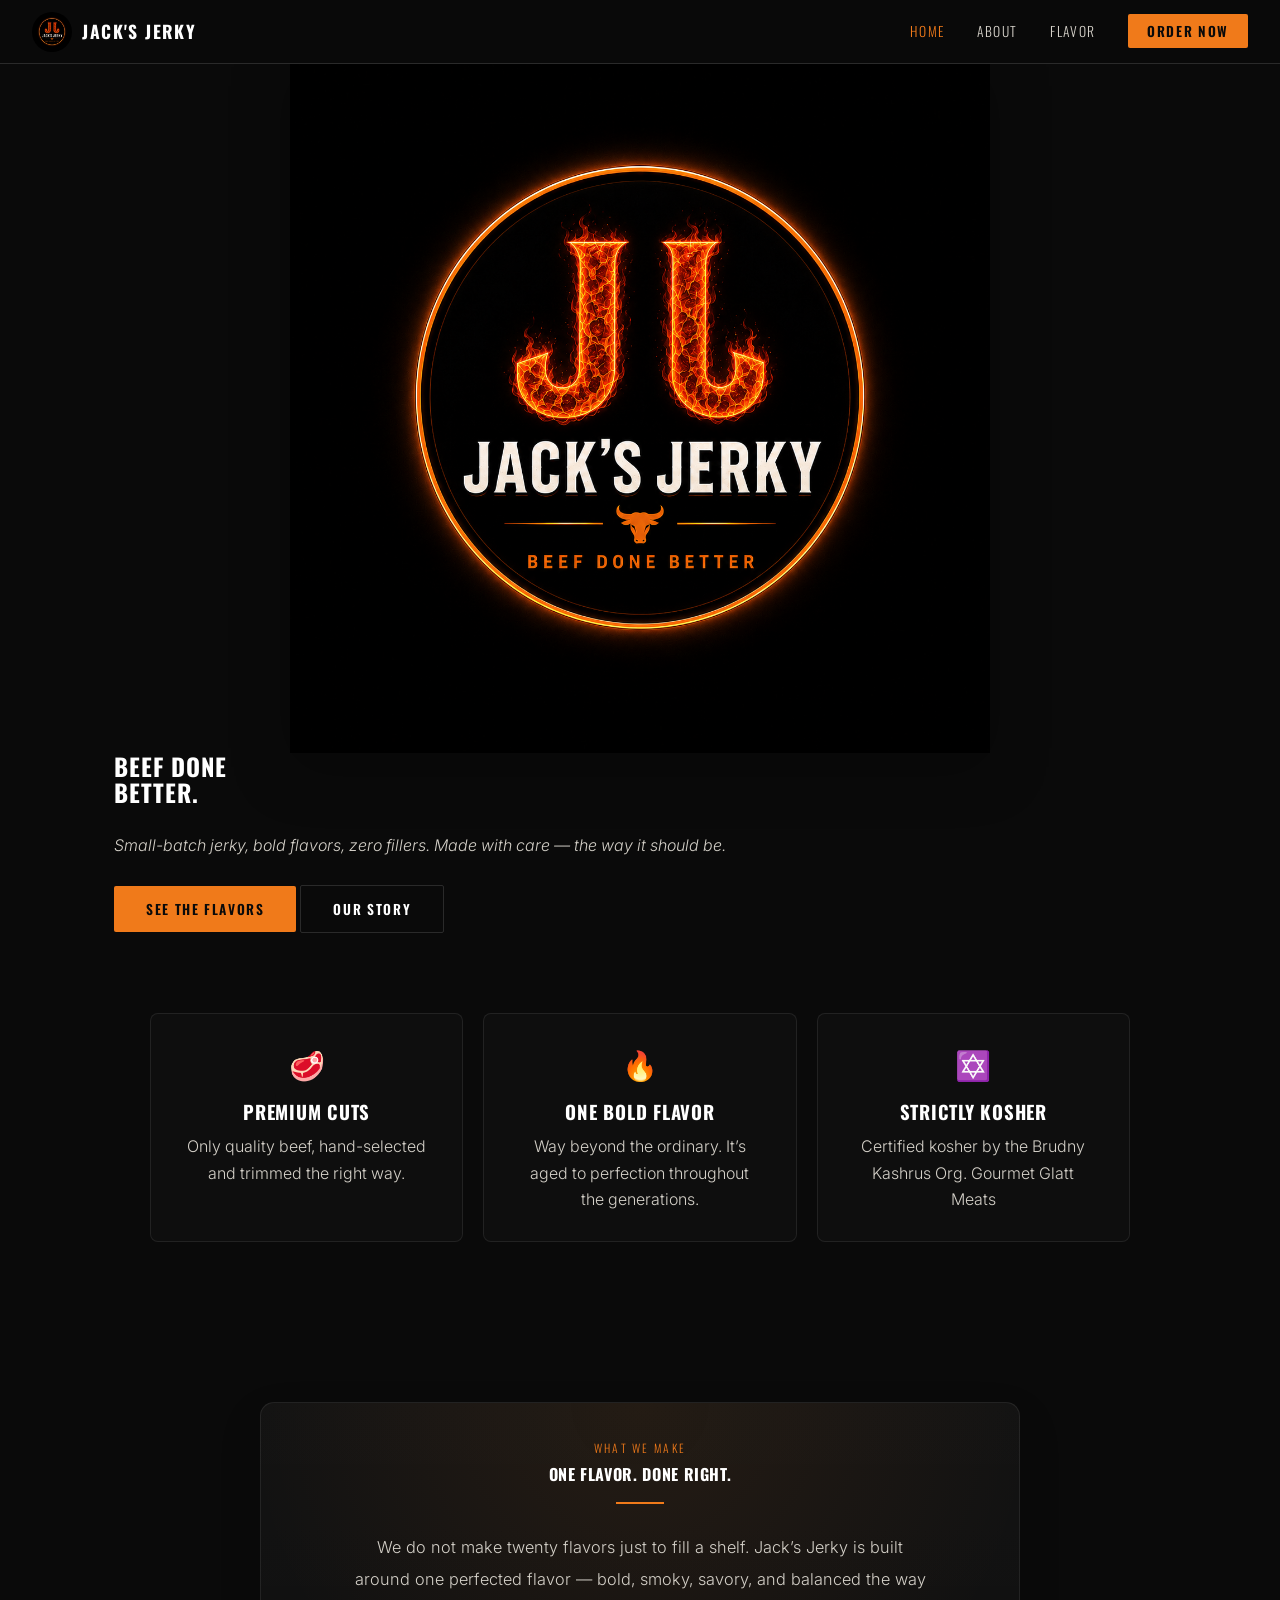
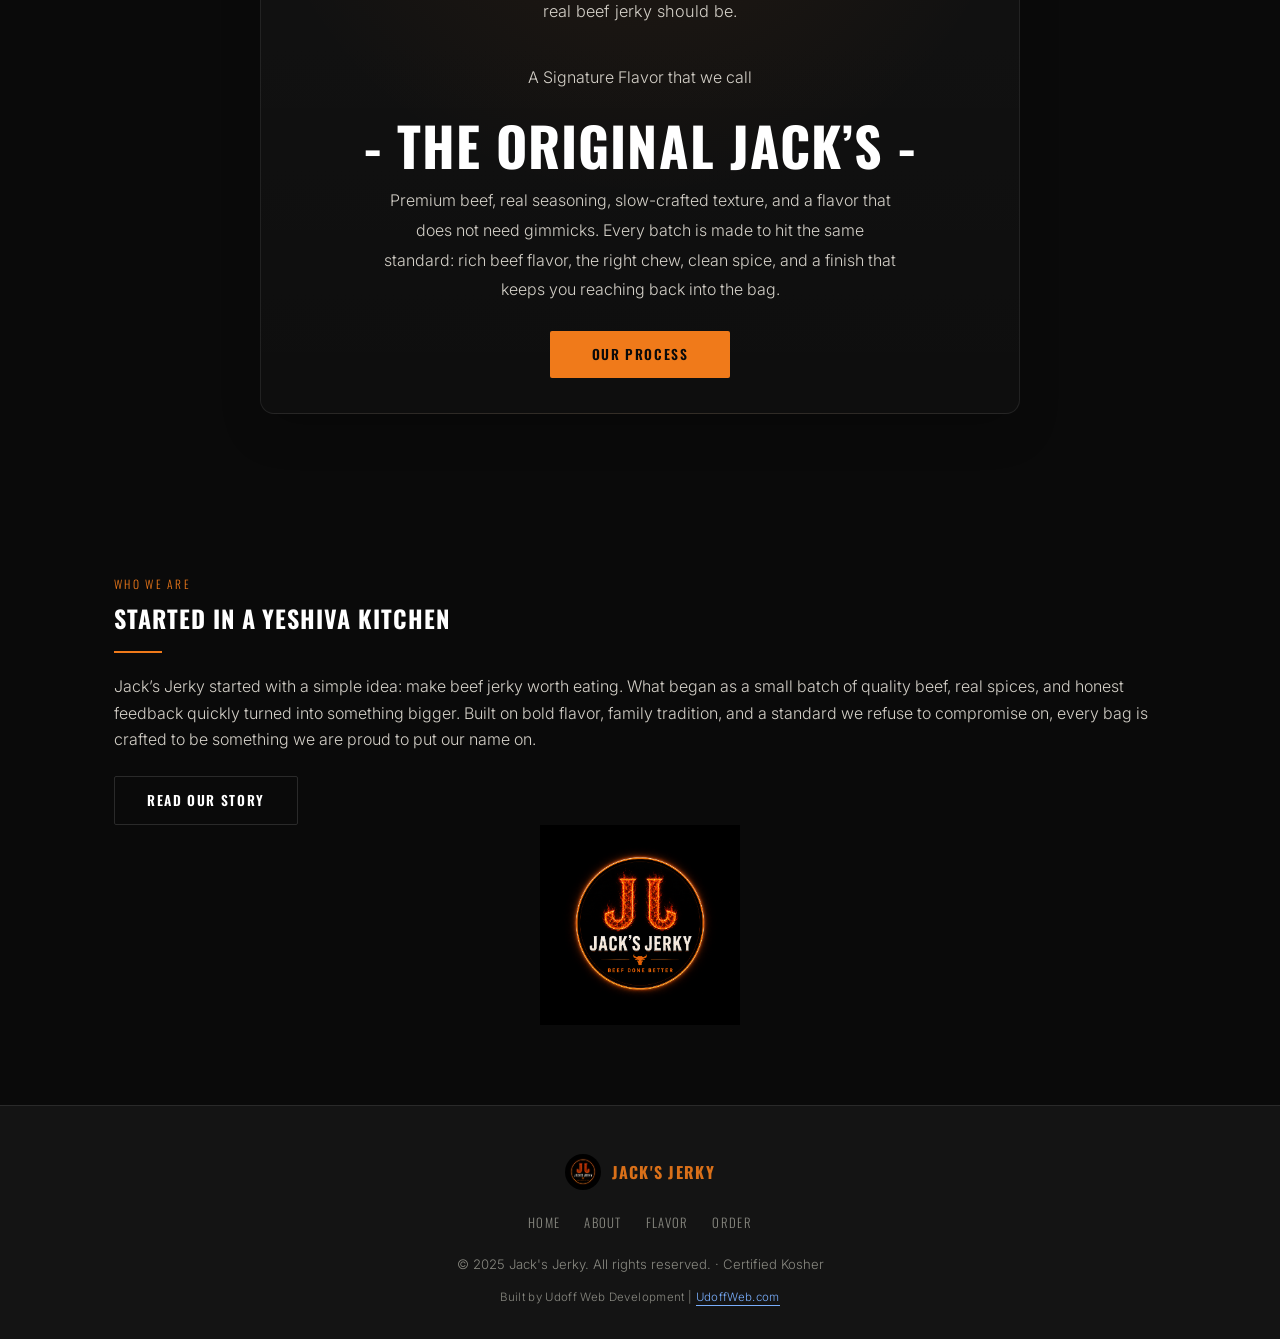
<file: docs/index.html>
<!DOCTYPE html>
<html lang="en">
<head>
  <meta charset="UTF-8" />
  <meta name="viewport" content="width=device-width, initial-scale=1.0" />
  <title>Jack's Jerky</title>
  <meta http-equiv="refresh" content="0; url=./home/index.html" />
</head>
<body>
  <p>Redirecting to <a href="./home/index.html">Home</a>...</p>
  <script>
    window.location.replace('./home/index.html');
  </script>
</body>
</html>
</file>
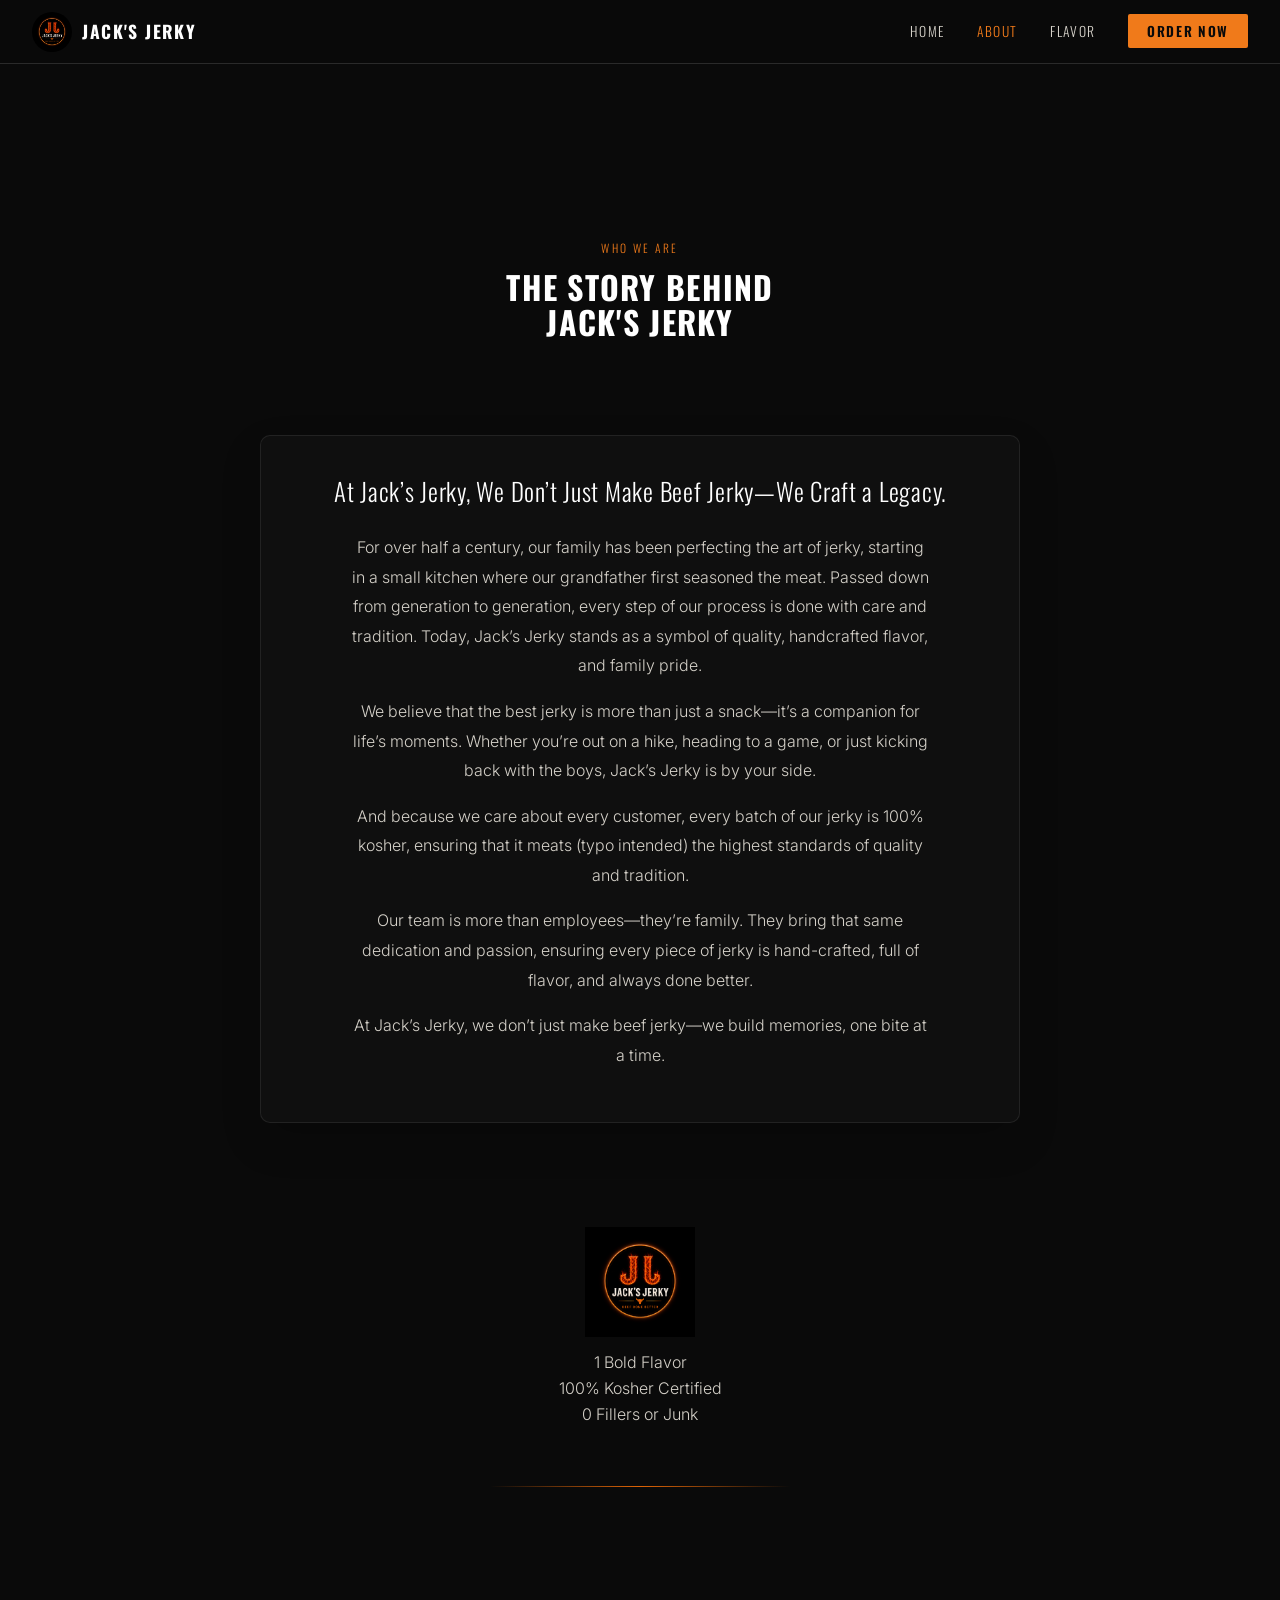
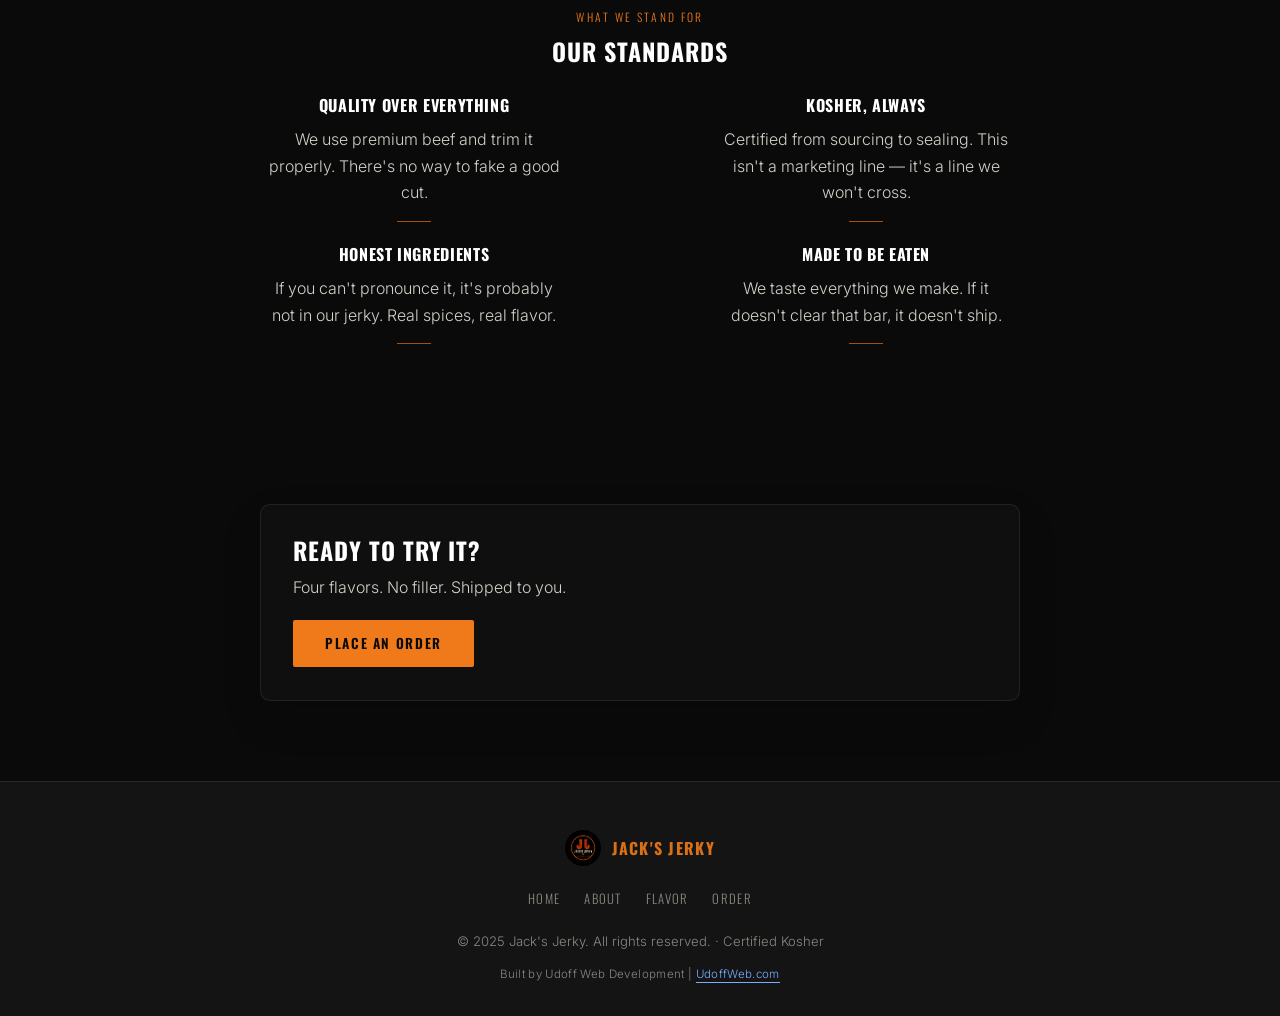
<file: docs/about/index.html>
<!DOCTYPE html>
<html lang="en">
<head>
  <meta charset="UTF-8" />
  <meta name="viewport" content="width=device-width, initial-scale=1.0" />
  <title>About — Jack's Jerky</title>
  <link rel="stylesheet" href="../global.css" />
  <link rel="stylesheet" href="./about.css" />
</head>
<body>

  <!-- NAV -->
  <nav>
    <a href="../home/index.html" class="nav-logo">
      <img src="../logo.png" alt="Jack's Jerky logo" />
      <span>Jack's Jerky</span>
    </a>
    <ul class="nav-links" id="navLinks">
      <li><a href="../home/index.html">Home</a></li>
      <li><a href="./index.html" class="active">About</a></li>
      <li><a href="../flavors/index.html">Flavor</a></li>
      <li><a href="../order/index.html" class="nav-cta">Order Now</a></li>
    </ul>
    <button class="nav-toggle" id="navToggle" aria-label="Open menu">
      <span></span><span></span><span></span>
    </button>
  </nav>

  
  <br><br><br><br><br><br><br><br><br>
  <!-- PAGE HEADER -->
  <header class="page-header">
    <div class="container">
      <span class="section-label">Who we are</span>
      <h1>The Story Behind<br /><span>Jack's Jerky</span></h1>
    </div>
  </header>

  <!-- STORY -->
  <section class="section story-section">
    <div class="container story-grid">

      <div class="story-main">
        <p class="lead">At Jack’s Jerky, We Don’t Just Make Beef Jerky—We Craft a Legacy.</p>
        
      
     <section class="about-story">
  <div class="about-story__container">
    <h2></h2>

    <p>
      For over half a century, our family has been perfecting the art of jerky,
      starting in a small kitchen where our grandfather first seasoned the meat.
      Passed down from generation to generation, every step of our process is
      done with care and tradition. Today, Jack’s Jerky stands as a symbol of
      quality, handcrafted flavor, and family pride.
    </p>

    <p>
      We believe that the best jerky is more than just a snack—it’s a companion
      for life’s moments. Whether you’re out on a hike, heading to a game, or
      just kicking back with the boys, Jack’s Jerky is by your side.
    </p>

    <p>
      And because we care about every customer, every batch of our jerky is
      100% kosher, ensuring that it meats (typo intended) the highest standards of quality and
      tradition.
    </p>

    <p>
      Our team is more than employees—they’re family. They bring that same
      dedication and passion, ensuring every piece of jerky is hand-crafted,
      full of flavor, and always done better.
    </p>

    <p class="about-story__closing">
      At Jack’s Jerky, we don’t just make beef jerky—we build memories, one bite
      at a time.
    </p>
  </div>
  </section></div>
</section>

      <aside class="story-aside">
        <div class="aside-card">
          <img src="../logo.png" alt="Jack's Jerky" class="aside-logo" />
        </div>

        <div class="fact-list">
          <div class="fact">
            <span class="fact-num">1</span>
            <span class="fact-label">Bold Flavor</span>
          </div>
          <div class="fact">
            <span class="fact-num">100%</span>
            <span class="fact-label">Kosher Certified</span>
          </div>
          <div class="fact">
            <span class="fact-num">0</span>
            <span class="fact-label">Fillers or Junk</span>
          </div>
        </div>
      </aside>

    </div>
  </section>
  <br>

  <div class="divider"></div>

  <!-- VALUES -->
  <section class="section values-section">
    <div class="container">
      <span class="section-label">What we stand for</span>
      <h2>Our Standards</h2>
      

      <div class="values-grid">
        <div class="value-item">
          <h4>Quality Over Everything</h4>
          <p>We use premium beef and trim it properly. There's no way to fake a good cut.</p>
        </div>
        <div class="value-item">
          <h4>Kosher, Always</h4>
          <p>Certified from sourcing to sealing. This isn't a marketing line — it's a line we won't cross.</p>
        </div>
        <div class="value-item">
          <h4>Honest Ingredients</h4>
          <p>If you can't pronounce it, it's probably not in our jerky. Real spices, real flavor.</p>
        </div>
        <div class="value-item">
          <h4>Made to Be Eaten</h4>
          <p>We taste everything we make. If it doesn't clear that bar, it doesn't ship.</p>
        </div>
      </div>
    </div>
  </section>

  <!-- CTA -->
  <section class="section cta-band">
    <div class="container cta-inner">
      <h2>Ready to Try It?</h2>
      <p>Four flavors. No filler. Shipped to you.</p>
      <a href="../order/index.html" class="btn btn-primary">Place an Order</a>
    </div>
  </section>

  <!-- FOOTER -->
  <footer>
    <div class="footer-logo">
      <img src="../logo.png" alt="Jack's Jerky" />
      <span>Jack's Jerky</span>
    </div>
    <ul class="footer-links">
      <li><a href="../home/index.html">Home</a></li>
      <li><a href="./index.html">About</a></li>
      <li><a href="../flavors/index.html">Flavor</a></li>
      <li><a href="../order/index.html">Order</a></li>
    </ul>
    <p>© 2025 Jack's Jerky. All rights reserved. · Certified Kosher</p>
    <p class="footer-credit">Built by Udoff Web Development | <a href="https://udoffweb.com" target="_blank" rel="noopener noreferrer">UdoffWeb.com</a></p>
  </footer>

  <script src="../global.js"></script>
  <script src="./about.js"></script>
</body>
</html>
</file>
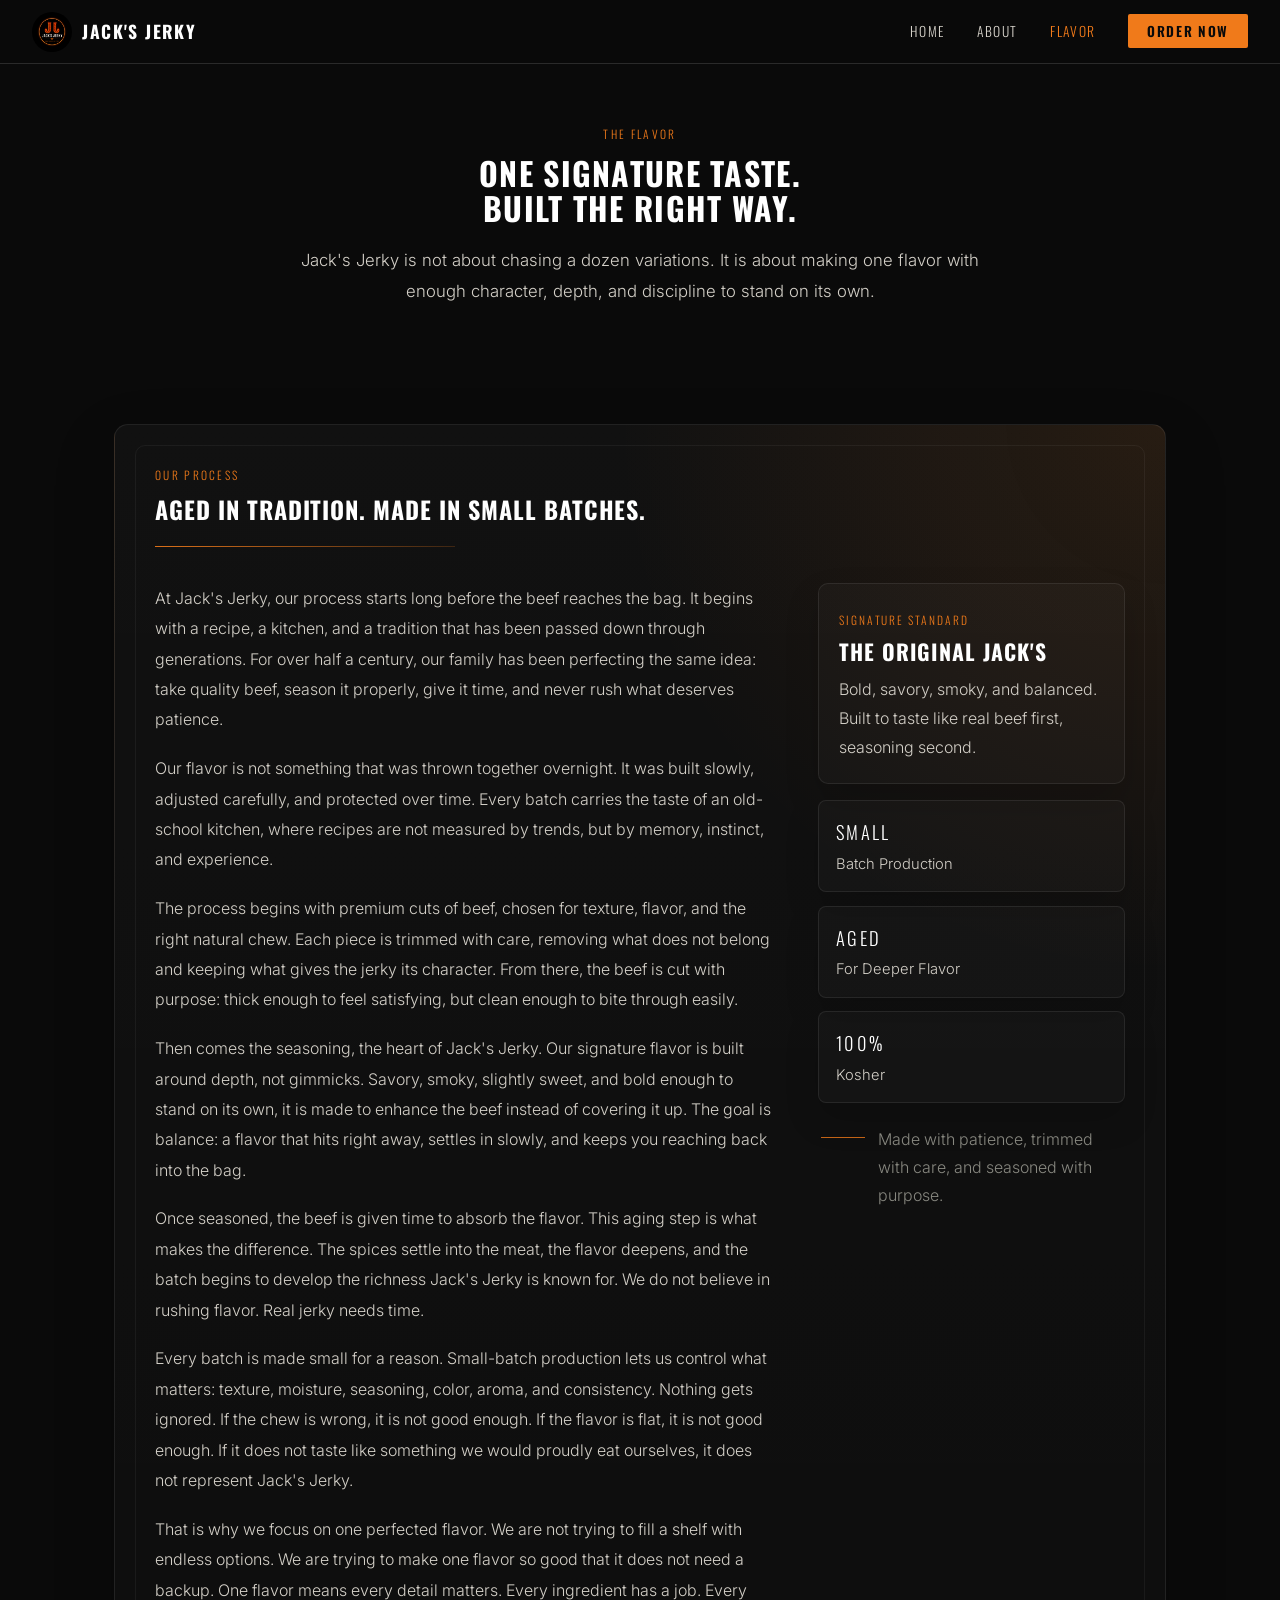
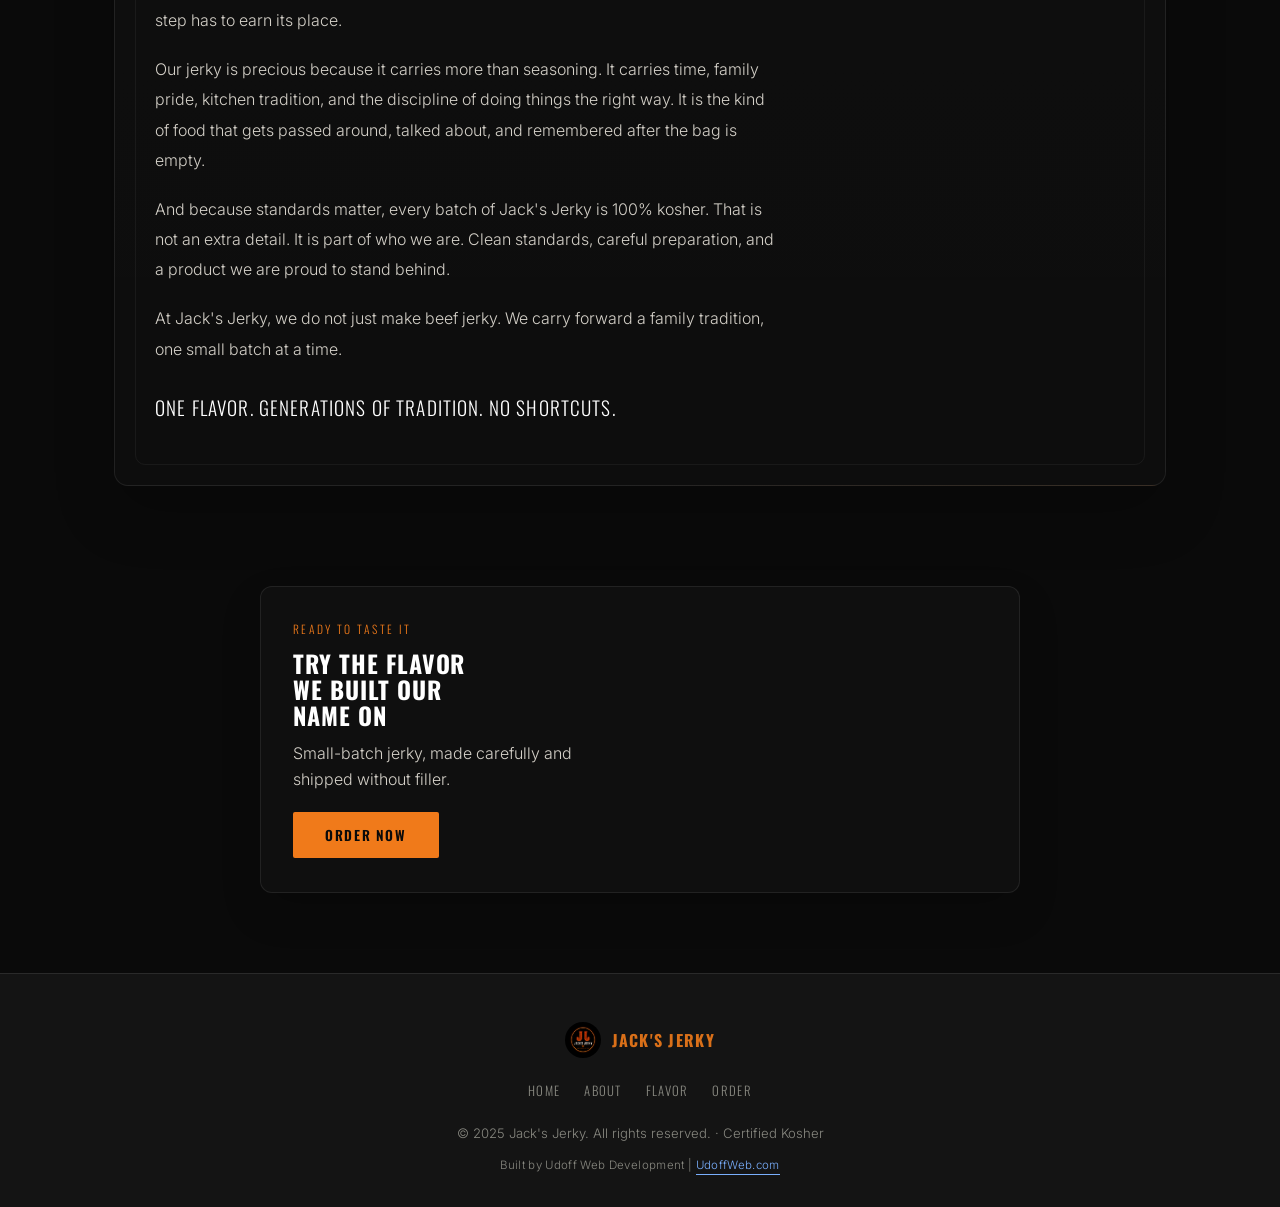
<file: docs/flavors/index.html>
<!DOCTYPE html>
<html lang="en">
<head>
  <meta charset="UTF-8" />
  <meta name="viewport" content="width=device-width, initial-scale=1.0" />
  <title>Flavors — Jack's Jerky</title>
  <link rel="stylesheet" href="../global.css" />
  <link rel="stylesheet" href="./flavors.css" />
</head>
<body>

  <!-- NAV -->
  <nav>
    <a href="../home/index.html" class="nav-logo">
      <img src="../logo.png" alt="Jack's Jerky logo" />
      <span>Jack's Jerky</span>
    </a>
    <ul class="nav-links" id="navLinks">
      <li><a href="../home/index.html">Home</a></li>
      <li><a href="../about/index.html">About</a></li>
      <li><a href="./index.html" class="active">Flavor</a></li>
      <li><a href="../order/index.html" class="nav-cta">Order Now</a></li>
    </ul>
    <button class="nav-toggle" id="navToggle" aria-label="Open menu">
      <span></span><span></span><span></span>
    </button>
  </nav>

  <!-- PAGE HEADER -->
  <header class="page-header">
    <div class="container page-header-inner">
      <span class="section-label">The flavor</span>
      <h1>One Signature Taste.<br /><span>Built the Right Way.</span></h1>
      <p class="header-sub">
        Jack's Jerky is not about chasing a dozen variations. It is about making one flavor
        with enough character, depth, and discipline to stand on its own.
      </p>
    </div>
  </header>

  <!-- PROCESS STORY -->
  <section class="section process-story">
    <div class="container">
      <div class="process-shell">
        <div class="process-intro">
          <span class="section-label">Our Process</span>
          <h2>Aged in Tradition. Made in Small Batches.</h2>
          <div class="divider"></div>
        </div>

        <div class="process-grid">
          <div class="process-content">
            <p>
              At Jack's Jerky, our process starts long before the beef reaches the bag.
              It begins with a recipe, a kitchen, and a tradition that has been passed
              down through generations. For over half a century, our family has been
              perfecting the same idea: take quality beef, season it properly, give it
              time, and never rush what deserves patience.
            </p>

            <p>
              Our flavor is not something that was thrown together overnight. It was
              built slowly, adjusted carefully, and protected over time. Every batch
              carries the taste of an old-school kitchen, where recipes are not measured
              by trends, but by memory, instinct, and experience.
            </p>

            <p>
              The process begins with premium cuts of beef, chosen for texture, flavor,
              and the right natural chew. Each piece is trimmed with care, removing what
              does not belong and keeping what gives the jerky its character. From there,
              the beef is cut with purpose: thick enough to feel satisfying, but clean
              enough to bite through easily.
            </p>

            <p>
              Then comes the seasoning, the heart of Jack's Jerky. Our signature flavor
              is built around depth, not gimmicks. Savory, smoky, slightly sweet, and bold
              enough to stand on its own, it is made to enhance the beef instead of
              covering it up. The goal is balance: a flavor that hits right away, settles
              in slowly, and keeps you reaching back into the bag.
            </p>

            <p>
              Once seasoned, the beef is given time to absorb the flavor. This aging step
              is what makes the difference. The spices settle into the meat, the flavor
              deepens, and the batch begins to develop the richness Jack's Jerky is known
              for. We do not believe in rushing flavor. Real jerky needs time.
            </p>

            <p>
              Every batch is made small for a reason. Small-batch production lets us
              control what matters: texture, moisture, seasoning, color, aroma, and
              consistency. Nothing gets ignored. If the chew is wrong, it is not good
              enough. If the flavor is flat, it is not good enough. If it does not taste
              like something we would proudly eat ourselves, it does not represent
              Jack's Jerky.
            </p>

            <p>
              That is why we focus on one perfected flavor. We are not trying to fill a
              shelf with endless options. We are trying to make one flavor so good that it
              does not need a backup. One flavor means every detail matters. Every
              ingredient has a job. Every step has to earn its place.
            </p>

            <p>
              Our jerky is precious because it carries more than seasoning. It carries
              time, family pride, kitchen tradition, and the discipline of doing things
              the right way. It is the kind of food that gets passed around, talked
              about, and remembered after the bag is empty.
            </p>

            <p>
              And because standards matter, every batch of Jack's Jerky is 100% kosher.
              That is not an extra detail. It is part of who we are. Clean standards,
              careful preparation, and a product we are proud to stand behind.
            </p>

            <p>
              At Jack's Jerky, we do not just make beef jerky. We carry forward a family
              tradition, one small batch at a time.
            </p>

            <p class="process-closing">
              One flavor. Generations of tradition. No shortcuts.
            </p>
          </div>

          <aside class="process-rail">
            <div class="rail-card">
              <span class="rail-kicker">Signature Standard</span>
              <h3>The Original Jack's</h3>
              <p>
                Bold, savory, smoky, and balanced. Built to taste like real beef first,
                seasoning second.
              </p>
            </div>

            <div class="rail-facts">
              <div class="fact-box">
                <span class="fact-value">Small</span>
                <span class="fact-label">Batch Production</span>
              </div>
              <div class="fact-box">
                <span class="fact-value">Aged</span>
                <span class="fact-label">For Deeper Flavor</span>
              </div>
              <div class="fact-box">
                <span class="fact-value">100%</span>
                <span class="fact-label">Kosher</span>
              </div>
            </div>

            <div class="line-note">
              <span></span>
              <p>Made with patience, trimmed with care, and seasoned with purpose.</p>
            </div>
          </aside>
        </div>
      </div>
    </div>
  </section>

  <!-- ORDER CTA -->
  <section class="section order-cta">
    <div class="container order-cta-inner">
      <span class="section-label">Ready to taste it</span>
      <h2>Try the Flavor We Built Our Name On</h2>
      <p>Small-batch jerky, made carefully and shipped without filler.</p>
      <a href="../order/index.html" class="btn btn-primary">Order Now</a>
    </div>
  </section>

  <!-- FOOTER -->
  <footer>
    <div class="footer-logo">
      <img src="../logo.png" alt="Jack's Jerky" />
      <span>Jack's Jerky</span>
    </div>
    <ul class="footer-links">
      <li><a href="../home/index.html">Home</a></li>
      <li><a href="../about/index.html">About</a></li>
      <li><a href="./index.html">Flavor</a></li>
      <li><a href="../order/index.html">Order</a></li>
    </ul>
    <p>© 2025 Jack's Jerky. All rights reserved. · Certified Kosher</p>
    <p class="footer-credit">Built by Udoff Web Development | <a href="https://udoffweb.com" target="_blank" rel="noopener noreferrer">UdoffWeb.com</a></p>
  </footer>

  <script src="../global.js"></script>
  <script src="./flavors.js"></script>
</body>
</html>
</file>
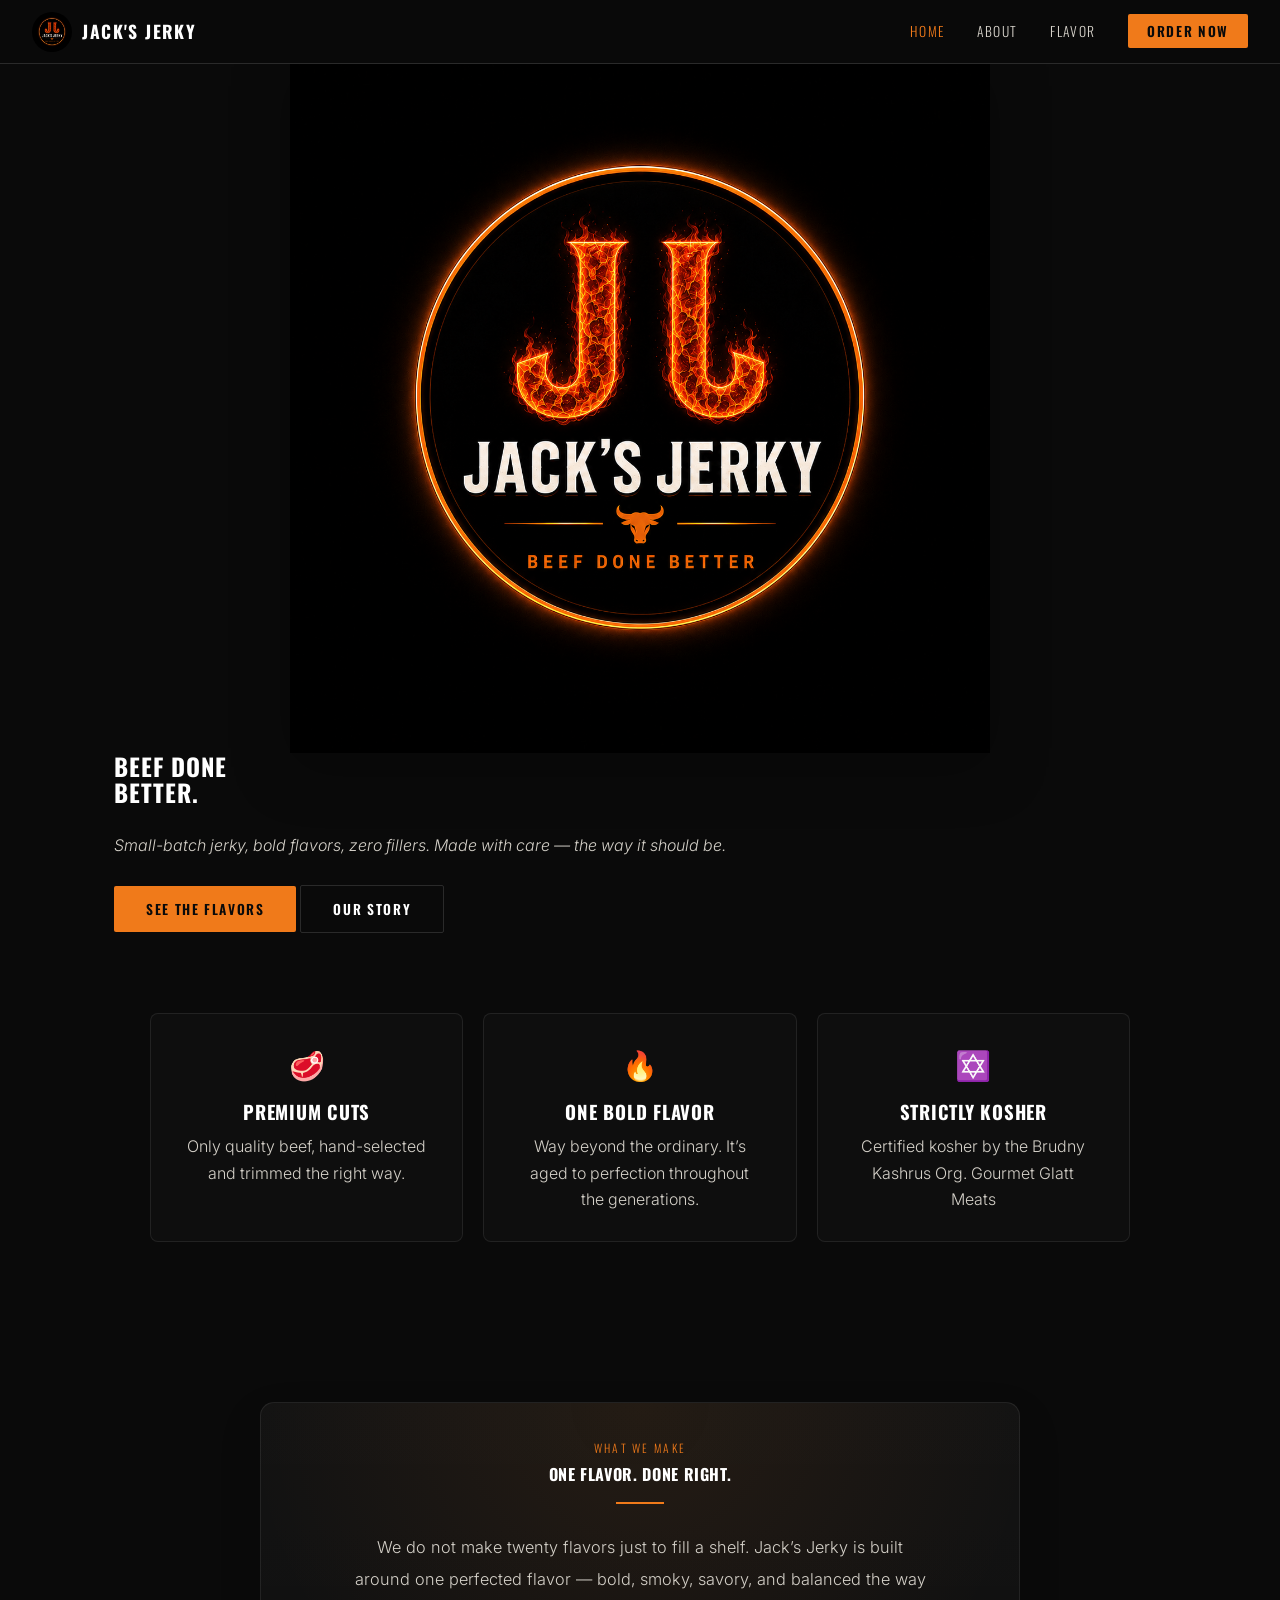
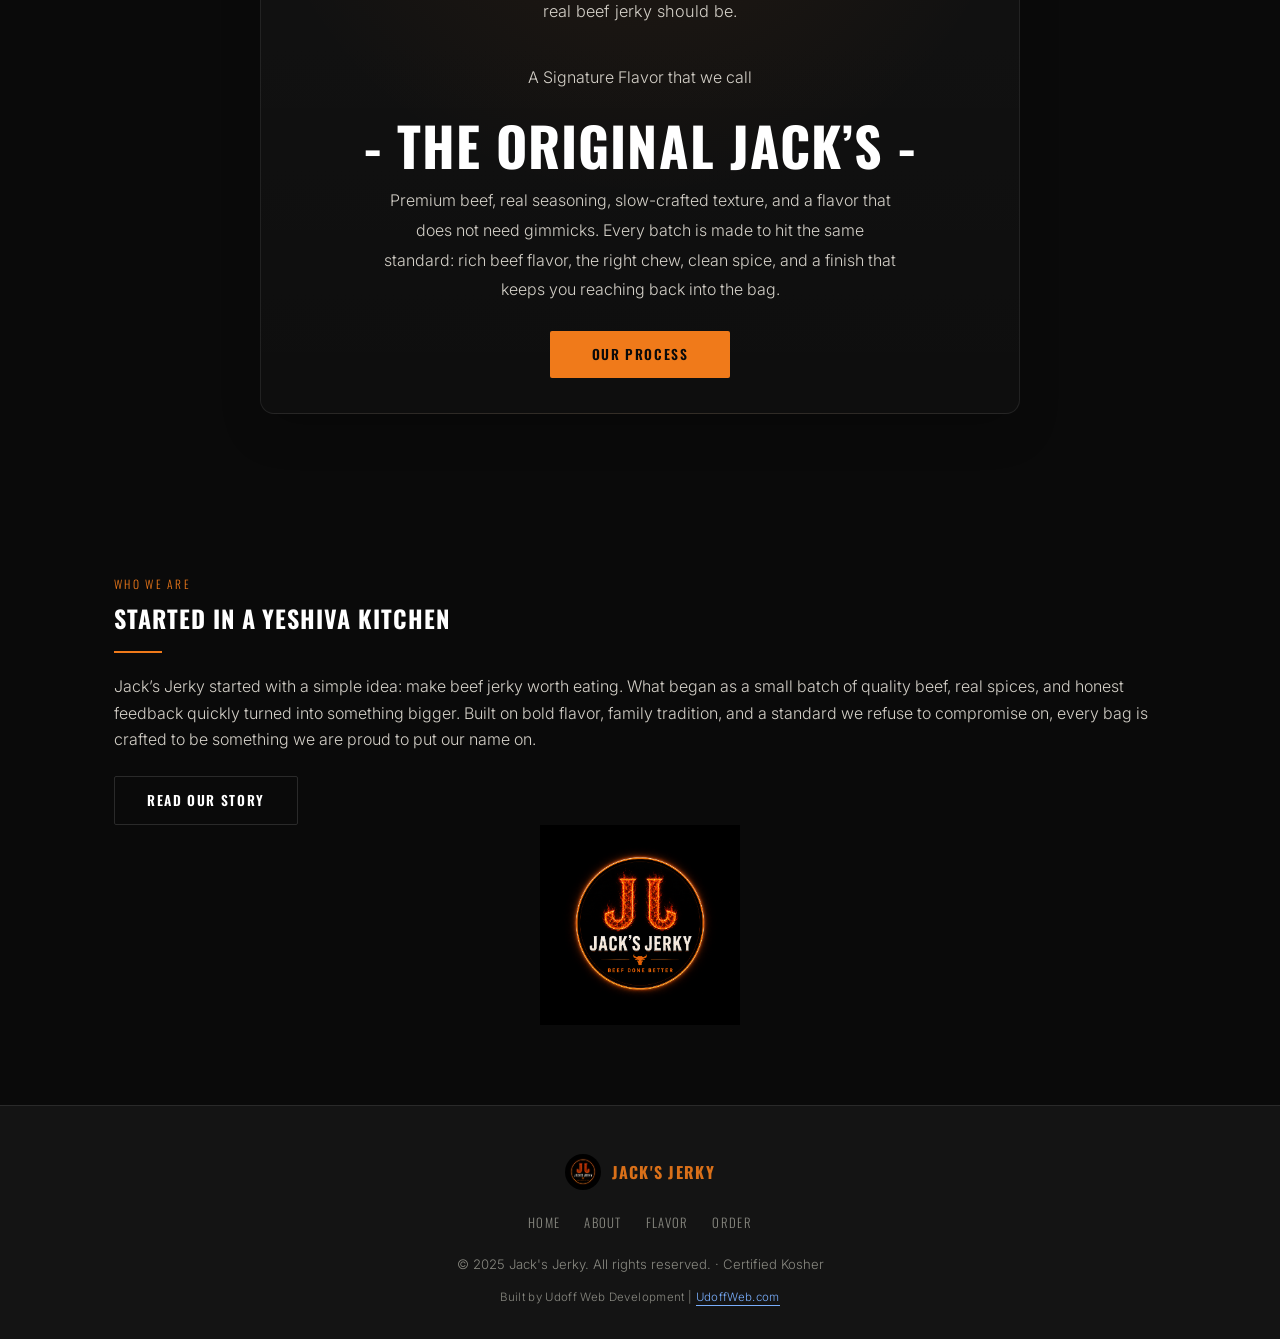
<file: docs/home/index.html>
<!DOCTYPE html>
<html lang="en">
<head>
  <meta charset="UTF-8" />
  <meta name="viewport" content="width=device-width, initial-scale=1.0" />
  <title>Jack's Jerky — Beef Done Better</title>
  <link rel="stylesheet" href="../global.css" />
  <link rel="stylesheet" href="./home.css" />
</head>
<body>

  <!-- NAV -->
  <nav>
    <a href="./index.html" class="nav-logo">
      <img src="../logo.png" alt="Jack's Jerky logo" />
      <span>Jack's Jerky</span>
    </a>
    <ul class="nav-links" id="navLinks">
      <li><a href="./index.html" class="active">Home</a></li>
      <li><a href="../about/index.html">About</a></li>
      <li><a href="../flavors/index.html">Flavor</a></li>
      <li><a href="../order/index.html" class="nav-cta">Order Now</a></li>
    </ul>
    <button class="nav-toggle" id="navToggle" aria-label="Open menu">
      <span></span><span></span><span></span>
    </button>
  </nav>

  <!-- HERO -->
  <section class="hero">
    <div class="hero-bg"></div>
    <div class="hero-content container"> <br><br>
      <img src="../logo.png" alt="Jack's Jerky" class="hero-logo" />
      <h1 class="hero-headline">Beef Done<br /><span>Better.</span></h1>
      <br>
      <p class="hero-sub"><i>Small-batch jerky, bold flavors, zero fillers. Made with care — the way it should be.</i></p>
      <div class="hero-actions"> <br>
        <a href="../flavors/index.html" class="btn btn-primary">See the Flavors</a>
        <a href="../about/index.html" class="btn btn-outline">Our Story</a>
      </div>
    </div>
  </section>

  <!-- QUICK HITS -->
  <section class="section pillars">
    <div class="container">
      <div class="pillars-grid">
        <div class="pillar">
          <div class="pillar-icon">🥩</div>
          <h3>Premium Cuts</h3>
          <p>Only quality beef, hand-selected and trimmed the right way.</p>
        </div>
        <div class="pillar">
          <div class="pillar-icon">🔥</div>
          <h3>One Bold Flavor</h3>
          <p>Way beyond the ordinary. It’s aged to perfection throughout the generations.</p>
        </div>
        <div class="pillar">
          <div class="pillar-icon">✡️</div>
          <h3>Strictly Kosher</h3>
          <p>Certified kosher by the Brudny Kashrus Org. Gourmet Glatt Meats</p>
        </div>
      </div>
    </div>
  </section>

<!-- PERFECT FLAVOR PREVIEW -->
<section class="section flavor-preview">
 
  <div class="flavor-cards">
    <div class="flavor-card featured">
      <div class="container">
        <span class="section-label">What we make</span>
        <h4>One Flavor. Done Right.</h4>
        <div class="divider"></div>
        <p class="flavor-intro">
          We do not make twenty flavors just to fill a shelf. Jack’s Jerky is built around one
          perfected flavor — bold, smoky, savory, and balanced the way real beef jerky should be.
        </p>
        <div class="flavor-card-body">
          <p>A Signature Flavor that we call</p><br />
          <h4>- The Original Jack’s -</h4>
          <p>
            Premium beef, real seasoning, slow-crafted texture, and a flavor that does not
            need gimmicks. Every batch is made to hit the same standard: rich beef flavor,
            the right chew, clean spice, and a finish that keeps you reaching back into the bag.
          </p>
        </div>
      </div>


    <div class="flavor-cta">
      <a href="../flavors/index.html" class="btn btn-primary">Our Process</a>
    </div>
  </div>
      </div>
</section>

  <!-- STORY SNIPPET -->
  <section class="section story-strip">
    <div class="container story-inner">
      <div class="story-text">
        <span class="section-label">Who we are</span>
        <h2>Started in a Yeshiva Kitchen</h2>
        <div class="divider"></div>
        <p>Jack’s Jerky started with a simple idea: make beef jerky worth eating.
  What began as a small batch of quality beef, real spices, and honest
  feedback quickly turned into something bigger. Built on bold flavor,
  family tradition, and a standard we refuse to compromise on, every bag is
  crafted to be something we are proud to put our name on.
</p>

<a href="../about/index.html" class="btn btn-outline" style="margin-top:1.5rem;">
  Read Our Story
</a>
      </div>
      <div class="story-badge">
        <img src="../logo.png" alt="Jack's Jerky badge" />
      </div>
    </div>
  </section>

  <!-- FOOTER -->
  <footer>
    <div class="footer-logo">
      <img src="../logo.png" alt="Jack's Jerky" />
      <span>Jack's Jerky</span>
    </div>
    <ul class="footer-links">
      <li><a href="./index.html">Home</a></li>
      <li><a href="../about/index.html">About</a></li>
      <li><a href="../flavors/index.html">Flavor</a></li>
      <li><a href="../order/index.html">Order</a></li>
    </ul>
    <p>© 2025 Jack's Jerky. All rights reserved. · Certified Kosher</p>
    <p class="footer-credit">Built by Udoff Web Development | <a href="https://udoffweb.com" target="_blank" rel="noopener noreferrer">UdoffWeb.com</a></p>
  </footer>

  <script src="../global.js"></script>
  <script src="./home.js"></script>
</body>
</html>
</file>
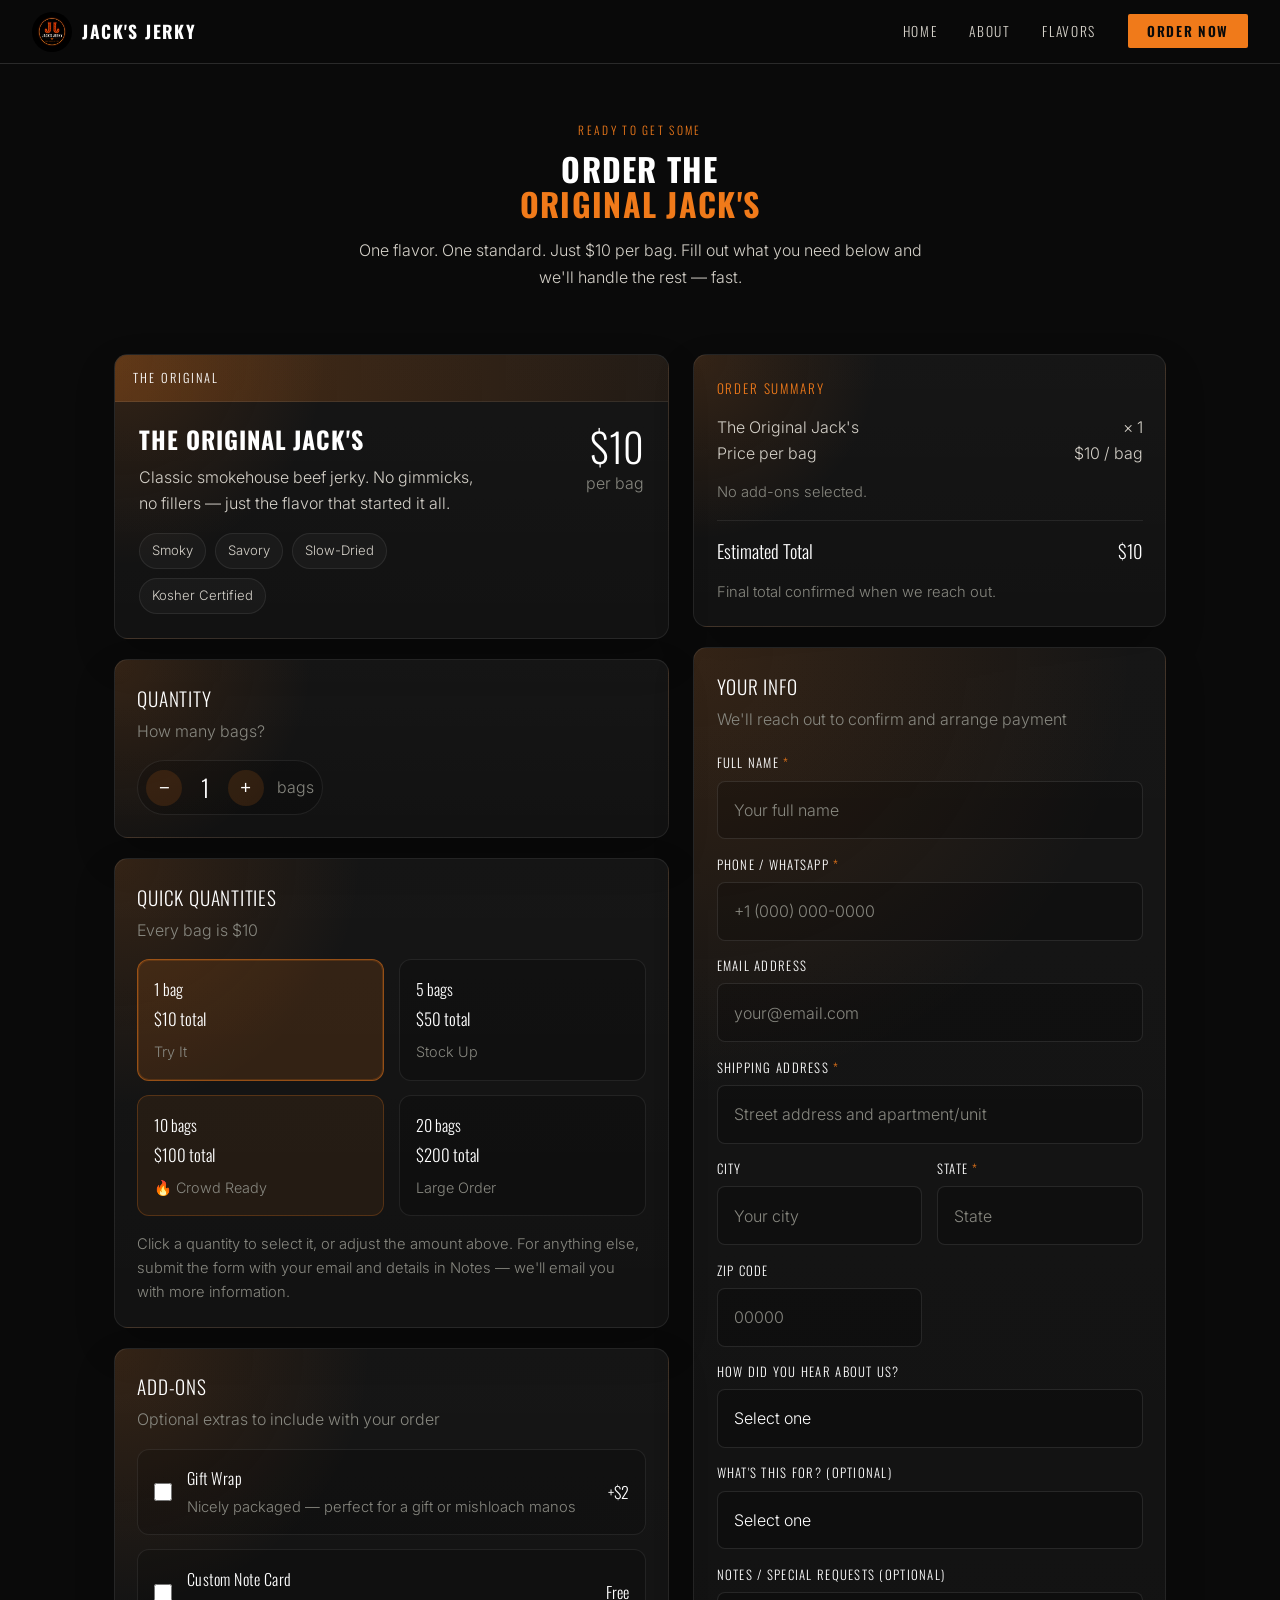
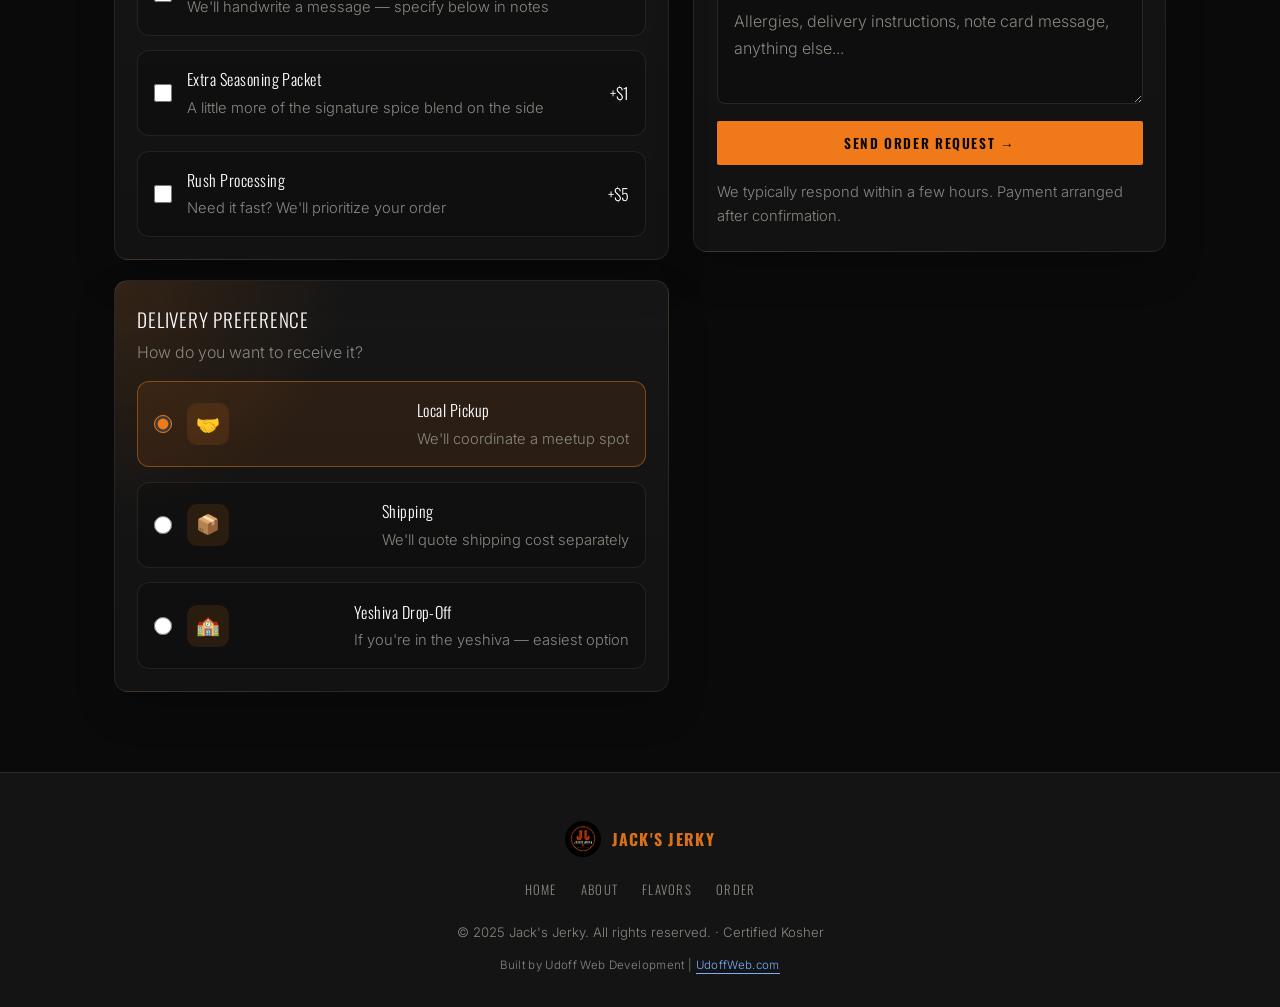
<file: docs/order/index.html>
<!DOCTYPE html>
<html lang="en">
<head>
  <meta charset="UTF-8" />
  <meta name="viewport" content="width=device-width, initial-scale=1.0" />
  <title>Order — Jack's Jerky</title>
  <link rel="stylesheet" href="../global.css" />
  <link rel="stylesheet" href="order.css" />
</head>
<body>

  <!-- NAV -->
  <nav>
    <a href="../home/index.html" class="nav-logo">
      <img src="../logo.png" alt="Jack's Jerky logo" />
      <span>Jack's Jerky</span>
    </a>
    <ul class="nav-links" id="navLinks">
      <li><a href="../home/index.html">Home</a></li>
      <li><a href="../about/index.html">About</a></li>
      <li><a href="../flavors/index.html">Flavors</a></li>
      <li><a href="index.html" class="nav-cta active">Order Now</a></li>
    </ul>
    <button class="nav-toggle" id="navToggle" aria-label="Open menu">
      <span></span><span></span><span></span>
    </button>
  </nav>

  <!-- PAGE HEADER -->
  <header class="page-header">
    <div class="container">
      <span class="section-label">Ready to get some</span>
      <h1>Order The<br /><span>Original Jack's</span></h1>
      <p class="header-sub">One flavor. One standard. Just $10 per bag. Fill out what you need below and we'll handle the rest — fast.</p>
    </div>
  </header>

  <!-- MAIN ORDER SECTION -->
  <section class="section order-section">
    <div class="container order-layout">

      <!-- LEFT: PRODUCT + OPTIONS -->
      <div class="order-left">

        <!-- PRODUCT CARD -->
        <div class="product-hero">
          <div class="product-hero-badge">THE ORIGINAL</div>
          <div class="product-hero-body">
            <div class="product-hero-text">
              <h2>The Original Jack's</h2>
              <p class="product-tagline">Classic smokehouse beef jerky. No gimmicks, no fillers — just the flavor that started it all.</p>
              <div class="product-tags">
                <span>Smoky</span>
                <span>Savory</span>
                <span>Slow-Dried</span>
                <span>Kosher Certified</span>
              </div>
            </div>
            <div class="product-hero-price">
              <span class="price-amount" id="priceDisplay">$10</span>
              <span class="price-per">per bag</span>
            </div>
          </div>
        </div>

        <!-- QUANTITY -->
        <div class="option-block">
          <div class="option-block-header">
            <span class="option-title">Quantity</span>
            <span class="option-subtitle">How many bags?</span>
          </div>
          <div class="qty-row">
            <button class="qty-btn" id="qtyDec" type="button" aria-label="Decrease quantity">−</button>
            <span class="qty-display" id="qtyDisplay">1</span>
            <button class="qty-btn" id="qtyInc" type="button" aria-label="Increase quantity">+</button>
            <span class="qty-label">bags</span>
          </div>
        </div>

        <!-- QUICK QUANTITIES -->
        <div class="option-block">
          <div class="option-block-header">
            <span class="option-title">Quick Quantities</span>
            <span class="option-subtitle">Every bag is $10</span>
          </div>
          <div class="bulk-tiers">
            <div class="tier" data-qty="1" role="button" tabindex="0" aria-label="Select 1 bag at $10 per bag">
              <div class="tier-qty">1 bag</div>
              <div class="tier-price">$10 total</div>
              <div class="tier-label">Try It</div>
            </div>
            <div class="tier" data-qty="5" role="button" tabindex="0" aria-label="Select 5 bags at $10 per bag">
              <div class="tier-qty">5 bags</div>
              <div class="tier-price">$50 total</div>
              <div class="tier-label">Stock Up</div>
            </div>
            <div class="tier featured" data-qty="10" role="button" tabindex="0" aria-label="Select 10 bags at $10 per bag">
              <div class="tier-qty">10 bags</div>
              <div class="tier-price">$100 total</div>
              <div class="tier-label">🔥 Crowd Ready</div>
            </div>
            <div class="tier" data-qty="20" role="button" tabindex="0" aria-label="Select 20 bags at $10 per bag">
              <div class="tier-qty">20 bags</div>
              <div class="tier-price">$200 total</div>
              <div class="tier-label">Large Order</div>
            </div>
          </div>
          <p class="bulk-note">Click a quantity to select it, or adjust the amount above. For anything else, submit the form with your email and details in Notes — we'll email you with more information.</p>
        </div>

        <!-- ADD-ONS -->
        <div class="option-block">
          <div class="option-block-header">
            <span class="option-title">Add-Ons</span>
            <span class="option-subtitle">Optional extras to include with your order</span>
          </div>
          <div class="addon-list">
            <label class="addon-item">
              <input type="checkbox" class="addon-check" data-label="Gift Wrap" data-price="2" />
              <div class="addon-info">
                <span class="addon-name">Gift Wrap</span>
                <span class="addon-desc">Nicely packaged — perfect for a gift or mishloach manos</span>
              </div>
              <span class="addon-price">+$2</span>
            </label>
            <label class="addon-item">
              <input type="checkbox" class="addon-check" data-label="Custom Note Card" data-price="0" />
              <div class="addon-info">
                <span class="addon-name">Custom Note Card</span>
                <span class="addon-desc">We'll handwrite a message — specify below in notes</span>
              </div>
              <span class="addon-price">Free</span>
            </label>
            <label class="addon-item">
              <input type="checkbox" class="addon-check" data-label="Extra Seasoning Packet" data-price="1" />
              <div class="addon-info">
                <span class="addon-name">Extra Seasoning Packet</span>
                <span class="addon-desc">A little more of the signature spice blend on the side</span>
              </div>
              <span class="addon-price">+$1</span>
            </label>
            <label class="addon-item">
              <input type="checkbox" class="addon-check" data-label="Rush Processing" data-price="5" />
              <div class="addon-info">
                <span class="addon-name">Rush Processing</span>
                <span class="addon-desc">Need it fast? We'll prioritize your order</span>
              </div>
              <span class="addon-price">+$5</span>
            </label>
          </div>
        </div>

        <!-- DELIVERY PREFERENCE -->
        <div class="option-block">
          <div class="option-block-header">
            <span class="option-title">Delivery Preference</span>
            <span class="option-subtitle">How do you want to receive it?</span>
          </div>
          <div class="delivery-options">
            <label class="delivery-option selected" data-val="pickup">
              <input type="radio" name="delivery" value="pickup" checked />
              <div class="delivery-icon">🤝</div>
              <div>
                <span class="delivery-name">Local Pickup</span>
                <span class="delivery-desc">We'll coordinate a meetup spot</span>
              </div>
            </label>
            <label class="delivery-option" data-val="ship">
              <input type="radio" name="delivery" value="ship" />
              <div class="delivery-icon">📦</div>
              <div>
                <span class="delivery-name">Shipping</span>
                <span class="delivery-desc">We'll quote shipping cost separately</span>
              </div>
            </label>
            <label class="delivery-option" data-val="yeshiva">
              <input type="radio" name="delivery" value="yeshiva" />
              <div class="delivery-icon">🏫</div>
              <div>
                <span class="delivery-name">Yeshiva Drop-Off</span>
                <span class="delivery-desc">If you're in the yeshiva — easiest option</span>
              </div>
            </label>
          </div>
        </div>

      </div>

      <!-- RIGHT: FORM + SUMMARY -->
      <div class="order-right">

        <!-- LIVE SUMMARY -->
        <div class="order-summary" id="orderSummary">
          <span class="summary-label">Order Summary</span>
          <div class="summary-row">
            <span>The Original Jack's</span>
            <span id="sumQty">× 1</span>
          </div>
          <div class="summary-row">
            <span>Price per bag</span>
            <span id="sumPerBag">$10 / bag</span>
          </div>
          <div class="summary-addons" id="sumAddons"></div>
          <div class="summary-divider"></div>
          <div class="summary-total-row">
            <span>Estimated Total</span>
            <span id="totalPrice">$10</span>
          </div>
          <p class="summary-note">Final total confirmed when we reach out.</p>
        </div>

        <!-- CONTACT FORM -->
        <div class="contact-form-wrap">
          <div class="option-block-header" style="margin-bottom:1.25rem">
            <span class="option-title">Your Info</span>
            <span class="option-subtitle">We'll reach out to confirm and arrange payment</span>
          </div>

          <form class="form-fields" id="orderForm" novalidate>

            <div class="form-trap" aria-hidden="true">
              <label for="fwebsite">Website</label>
              <input type="text" id="fwebsite" name="website" tabindex="-1" autocomplete="off" />
            </div>

            <div class="field-group">
              <label for="fname">Full Name <span class="required">*</span></label>
              <input type="text" id="fname" name="customer_name" placeholder="Your full name" autocomplete="name" required />
            </div>

            <div class="field-group">
              <label for="fphone">Phone / WhatsApp <span class="required">*</span></label>
              <input type="tel" id="fphone" name="customer_phone" placeholder="+1 (000) 000-0000" autocomplete="tel" inputmode="tel" required />
            </div>

            <div class="field-group">
              <label for="femail">Email Address</label>
              <input type="email" id="femail" name="customer_email" placeholder="your@email.com" autocomplete="email" />
            </div>

            <div class="field-group shipping-field" id="shippingAddressField" hidden>
              <label for="faddress">Shipping Address <span class="required">*</span></label>
              <input type="text" id="faddress" name="shipping_address" placeholder="Street address and apartment/unit" autocomplete="street-address" />
            </div>

            <div class="field-row">
              <div class="field-group">
                <label for="fcity">City <span class="required shipping-required" hidden>*</span></label>
                <input type="text" id="fcity" name="city" placeholder="Your city" autocomplete="address-level2" />
              </div>
              <div class="field-group shipping-field" id="shippingStateField" hidden>
                <label for="fstate">State <span class="required">*</span></label>
                <input type="text" id="fstate" name="state" placeholder="State" autocomplete="address-level1" />
              </div>
              <div class="field-group">
                <label for="fzip">ZIP Code <span class="required shipping-required" hidden>*</span></label>
                <input type="text" id="fzip" name="zip_code" placeholder="00000" autocomplete="postal-code" inputmode="numeric" pattern="[0-9]{5}(-[0-9]{4})?" title="Enter a 5-digit ZIP code (or ZIP+4)" />
              </div>
            </div>

            <div class="field-group">
              <label for="fhear">How did you hear about us?</label>
              <select id="fhear" name="referral_source">
                <option value="" disabled selected>Select one</option>
                <option>Friend or family</option>
                <option>Yeshiva / school</option>
                <option>Social media</option>
                <option>Word of mouth</option>
                <option>Other</option>
              </select>
            </div>

            <div class="field-group">
              <label for="foccasion">What's this for? (optional)</label>
              <select id="foccasion" name="occasion">
                <option value="" disabled selected>Select one</option>
                <option>Just for me</option>
                <option>Shabbos / Yom Tov</option>
                <option>Gift</option>
                <option>Event / party</option>
                <option>Mishloach manos</option>
                <option>Stocking up</option>
                <option>Other</option>
              </select>
            </div>

            <div class="field-group">
              <label for="fnotes">Notes / Special Requests (optional)</label>
              <textarea id="fnotes" name="customer_notes" rows="3" placeholder="Allergies, delivery instructions, note card message, anything else..."></textarea>
            </div>

            <button class="btn btn-primary submit-btn" id="submitBtn" type="submit">
              Send Order Request →
            </button>

            <p class="form-note">We typically respond within a few hours. Payment arranged after confirmation.</p>
            <p class="form-status" id="formStatus" role="status" aria-live="polite"></p>

          </form>
        </div>

      </div>
    </div>
  </section>

  <!-- SUCCESS OVERLAY -->
  <div class="success-overlay" id="successOverlay" hidden>
    <div class="success-card">
      <img src="../logo.png" alt="Jack's Jerky" />
      <h2>Order Request Sent!</h2>
      <p>We got it. Expect a message within a few hours to confirm your order and sort out delivery and payment.</p>
      <div class="success-detail" id="successDetail"></div>
      <a href="../home/index.html" class="btn btn-primary" style="width:100%;text-align:center">Back to Home</a>
    </div>
  </div>

  <!-- FOOTER -->
  <footer>
    <div class="footer-logo">
      <img src="../logo.png" alt="Jack's Jerky" />
      <span>Jack's Jerky</span>
    </div>
    <ul class="footer-links">
      <li><a href="../home/index.html">Home</a></li>
      <li><a href="../about/index.html">About</a></li>
      <li><a href="../flavors/index.html">Flavors</a></li>
      <li><a href="index.html">Order</a></li>
    </ul>
    <p>© 2025 Jack's Jerky. All rights reserved. · Certified Kosher</p>
    <p class="footer-credit">Built by Udoff Web Development | <a href="https://udoffweb.com" target="_blank" rel="noopener noreferrer">UdoffWeb.com</a></p>
  </footer>

  <script src="../global.js"></script>
  <script src="order.js"></script>
</body>
</html>
</file>
<file: docs/global.css>
/* ── Jack's Jerky · Global Styles ── */

@import url('https://fonts.googleapis.com/css2?family=Oswald:wght@400;600;700&family=Inter:wght@300;400;500&display=swap');

:root {
  --black:   #0a0a0a;
  --charcoal:#141414;
  --panel:   #1a1a1a;
  --border:  #2a2a2a;
  --orange:  #f07a1a;
  --orange-dim: #c05e0e;
  --orange-glow: rgba(240,122,26,0.18);
  --white:   #ffffff;
  --offwhite:#d4d0c8;
  --muted:   #888880;
}

*, *::before, *::after { box-sizing: border-box; margin: 0; padding: 0; }

html { scroll-behavior: smooth; }

body {
  background: var(--black);
  color: var(--offwhite);
  font-family: 'Inter', sans-serif;
  font-weight: 300;
  font-size: 16px;
  line-height: 1.65;
  -webkit-font-smoothing: antialiased;
}

h1, h2, h3, h4 {
  font-family: 'Oswald', sans-serif;
  font-weight: 700;
  line-height: 1.1;
  letter-spacing: 0.04em;
  text-transform: uppercase;
  color: var(--white);
}

a { color: var(--orange); text-decoration: none; }
a:hover { color: var(--white); }

img { display: block; max-width: 100%; }

/* ── NAV ── */
nav {
  position: fixed;
  top: 0; left: 0; right: 0;
  z-index: 100;
  background: rgba(10,10,10,0.92);
  backdrop-filter: blur(10px);
  border-bottom: 1px solid var(--border);
  height: 64px;
  display: flex;
  align-items: center;
  justify-content: space-between;
  padding: 0 2rem;
}

.nav-logo {
  display: flex;
  align-items: center;
  gap: 0.65rem;
  text-decoration: none;
}

.nav-logo img {
  height: 40px;
  width: 40px;
  object-fit: cover;
  border-radius: 50%;
}

.nav-logo span {
  font-family: 'Oswald', sans-serif;
  font-weight: 700;
  font-size: 1.1rem;
  letter-spacing: 0.08em;
  text-transform: uppercase;
  color: var(--white);
}

.nav-links {
  display: flex;
  gap: 2rem;
  list-style: none;
}

.nav-links a {
  font-family: 'Oswald', sans-serif;
  font-size: 0.85rem;
  letter-spacing: 0.12em;
  text-transform: uppercase;
  color: var(--offwhite);
  transition: color 0.2s;
}

.nav-links a:hover,
.nav-links a.active { color: var(--orange); }

.nav-cta {
  background: var(--orange);
  color: var(--black) !important;
  padding: 0.45rem 1.2rem;
  border-radius: 2px;
  font-weight: 600 !important;
  transition: background 0.2s !important;
}

.nav-cta:hover { background: var(--white) !important; color: var(--black) !important; }

/* mobile hamburger */
.nav-toggle {
  display: none;
  flex-direction: column;
  gap: 5px;
  cursor: pointer;
  background: none;
  border: none;
  padding: 4px;
}
.nav-toggle span {
  display: block;
  width: 24px;
  height: 2px;
  background: var(--white);
  transition: all 0.3s;
}

/* ── FOOTER ── */
footer {
  background: var(--charcoal);
  border-top: 1px solid var(--border);
  padding: 3rem 2rem 2rem;
  text-align: center;
}

.footer-logo {
  display: flex;
  align-items: center;
  justify-content: center;
  gap: 0.65rem;
  margin-bottom: 1rem;
}

.footer-logo img { height: 36px; width: 36px; object-fit: cover; border-radius: 50%; }

.footer-logo span {
  font-family: 'Oswald', sans-serif;
  font-weight: 700;
  font-size: 1rem;
  letter-spacing: 0.08em;
  text-transform: uppercase;
  color: rgba(240, 122, 26, 0.9);
}

footer p {
  font-size: 0.82rem;
  color: var(--muted);
  margin-top: 0.5rem;
}

.footer-credit {
  margin-top: 0.75rem;
  font-size: 0.72rem;
  letter-spacing: 0.03em;
}

.footer-credit a {
  color: #79aefc;
  border-bottom: 1px solid #79aefc;
  padding-bottom: 0.08rem;
}

.footer-credit a:hover {
  color: #aecdff;
  border-bottom-color: #aecdff;
}

footer .footer-links {
  display: flex;
  justify-content: center;
  gap: 1.5rem;
  list-style: none;
  margin: 1.2rem 0;
}

footer .footer-links a {
  font-family: 'Oswald', sans-serif;
  font-size: 0.8rem;
  letter-spacing: 0.1em;
  text-transform: uppercase;
  color: var(--muted);
}

footer .footer-links a:hover { color: var(--orange); }

/* ── UTILITIES ── */
.container {
  max-width: 1100px;
  margin: 0 auto;
  padding: 0 1.5rem;
}

.section {
  padding: 5rem 0;
}

.section-label {
  font-family: 'Oswald', sans-serif;
  font-size: 0.72rem;
  letter-spacing: 0.2em;
  text-transform: uppercase;
  color: var(--orange);
  margin-bottom: 0.75rem;
  display: block;
}

.divider {
  width: 48px;
  height: 2px;
  background: var(--orange);
  margin: 1.25rem 0;
}

.btn {
  display: inline-block;
  font-family: 'Oswald', sans-serif;
  font-size: 0.85rem;
  font-weight: 600;
  letter-spacing: 0.12em;
  text-transform: uppercase;
  padding: 0.75rem 2rem;
  border-radius: 2px;
  cursor: pointer;
  border: none;
  transition: all 0.2s;
}

.btn-primary {
  background: var(--orange);
  color: var(--black);
}
.btn-primary:hover { background: var(--white); color: var(--black); }

.btn-outline {
  background: transparent;
  color: var(--white);
  border: 1px solid var(--border);
}
.btn-outline:hover { border-color: var(--orange); color: var(--orange); }

/* ── RESPONSIVE ── */
@media (max-width: 768px) {
  .nav-links { display: none; }
  .nav-toggle { display: flex; }

  .nav-links.open {
    display: flex;
    flex-direction: column;
    position: fixed;
    top: 64px;
    left: 0; right: 0;
    background: var(--charcoal);
    border-bottom: 1px solid var(--border);
    padding: 1.5rem 2rem;
    gap: 1.25rem;
  }

  .nav-links.open a { font-size: 1rem; }

  .section { padding: 3.5rem 0; }
}
</file>
<file: docs/about/about.css>
.page-header {
  text-align: center;
  padding: 0 1.5rem 1rem;
}

.story-section .story-grid {
  display: flex;
  justify-content: center;
}

.story-main {
  width: 100%;
  max-width: 760px;
  padding: 2rem 2rem 2.2rem;
  border: 1px solid rgba(255, 255, 255, 0.08);
  border-radius: 10px;
  background: rgba(255, 255, 255, 0.025);
  box-shadow: 0 18px 40px rgba(0, 0, 0, 0.16);
  text-align: center;
  opacity: 0;
  transform: translateY(22px);
  transition: opacity 0.75s ease, transform 0.75s ease, box-shadow 0.25s ease, border-color 0.25s ease;
}

body.about-ready .story-main {
  opacity: 1;
  transform: translateY(0);
}

.story-main:hover {
  border-color: rgba(240, 122, 26, 0.18);
  box-shadow: 0 24px 48px rgba(0, 0, 0, 0.22);
}

.story-main .lead {
  font-family: "Oswald", sans-serif;
  font-size: 1.55rem;
  letter-spacing: 0.03em;
  text-transform: none;
  color: var(--white);
  margin-bottom: 1.2rem;
}

.story-main p {
  max-width: 58ch;
  margin: 0 auto 1rem;
  font-size: 1rem;
  line-height: 1.85;
  color: var(--offwhite);
}

.story-main .story-closing {
  margin-top: 1.4rem;
  color: var(--white);
}

.story-main p {
  transition: transform 0.45s ease, opacity 0.45s ease;
}

.story-aside {
  margin: 1.5rem auto 0;
  padding: 0 8px;
  text-align: center;
}

.aside-card {
  padding: 0 10px 12px;
}

.aside-logo {
  width: 50%;
  max-width: 110px;
  margin: 0 auto;
}

.values-section .container {
  max-width: 920px;
  text-align: center;
}

.divider {
  width: min(300px, 56vw);
  height: 1px;
  margin: 2rem auto 2.5rem;
  background: linear-gradient(
    90deg,
    rgba(240, 122, 26, 0),
    rgba(245, 109, 5, 0.9) 50%,
    rgba(240, 122, 26, 0)
  );
}

.values-grid {
  margin-top: 2rem;
  display: grid;
  grid-template-columns: repeat(2, minmax(0, 1fr));
  gap: 1.5rem 2rem;
  justify-content: center;
}

.value-item {
  display: flex;
  flex-direction: column;
  align-items: center;
  text-align: center;
}

.value-item h4 {
  margin-bottom: 0.75rem;
}

.value-item p {
  max-width: 30ch;
  margin: 0 auto;
}

.value-item::after {
  content: "";
  width: 34px;
  height: 1px;
  margin-top: 0.95rem;
  background: rgba(240, 122, 26, 0.65);
}

.cta-band .cta-inner {
  width: 90%;
  max-width: 760px;
  margin: 0 auto;
  padding: 2rem 2rem 2.1rem;
  border: 1px solid rgba(255, 255, 255, 0.08);
  border-radius: 10px;
  background: rgba(255, 255, 255, 0.025);
  box-shadow: 0 18px 40px rgba(0, 0, 0, 0.14);
  text-align: left;
}

.cta-band .cta-inner h2 {
  margin-bottom: 0.65rem;
}

.cta-band .cta-inner p {
  margin-bottom: 1.25rem;
  max-width: 34ch;
}

body.about-ready .story-main .lead {
  animation: story-line-rise 0.7s ease 0.12s both;
}

body.about-ready .story-main p:nth-of-type(2) {
  animation: story-line-rise 0.7s ease 0.2s both;
}

body.about-ready .story-main p:nth-of-type(3) {
  animation: story-line-rise 0.7s ease 0.28s both;
}

body.about-ready .story-main p:nth-of-type(4) {
  animation: story-line-rise 0.7s ease 0.36s both;
}

body.about-ready .story-main .story-closing {
  animation: story-line-rise 0.7s ease 0.44s both;
}

@keyframes story-line-rise {
  from {
    opacity: 0;
    transform: translateY(14px);
  }
  to {
    opacity: 1;
    transform: translateY(0);
  }
}

@media (prefers-reduced-motion: reduce) {
  .story-main,
  .story-main p {
    opacity: 1;
    transform: none;
    transition: none;
    animation: none;
  }
}

@media (max-width: 768px) {
  .story-main {
    padding: 1.5rem 1.25rem 1.7rem;
  }

  .story-main .lead {
    font-size: 1.3rem;
  }

  .values-grid {
    grid-template-columns: 1fr;
  }

  .cta-band .cta-inner {
    padding: 1.5rem 1.25rem 1.6rem;
  }
}
</file>
<file: docs/flavors/flavors.css>
.page-header {
  padding: 7.75rem 1.5rem 2.25rem;
  text-align: center;
}

.page-header-inner {
  max-width: 860px;
}

.header-sub {
  max-width: 44rem;
  margin: 1.25rem auto 0;
  font-size: 1.05rem;
  line-height: 1.85;
  color: var(--offwhite);
}

.process-shell {
  position: relative;
  padding: 2.5rem;
  border: 1px solid rgba(255, 255, 255, 0.08);
  border-radius: 14px;
  background:
    linear-gradient(180deg, rgba(255, 255, 255, 0.03), rgba(255, 255, 255, 0.015)),
    radial-gradient(circle at top right, rgba(240, 122, 26, 0.1), transparent 28%);
  box-shadow: 0 24px 60px rgba(0, 0, 0, 0.22);
  overflow: hidden;
}

.process-shell::before {
  content: "";
  position: absolute;
  inset: 20px;
  border: 1px solid rgba(255, 255, 255, 0.05);
  border-radius: 10px;
  pointer-events: none;
}

.process-intro {
  max-width: 760px;
  margin-bottom: 2.25rem;
  position: relative;
  z-index: 1;
}

.process-intro .divider {
  width: min(300px, 56vw);
  height: 1px;
  margin: 1.5rem 0 0;
  background: linear-gradient(
    90deg,
    rgba(240, 122, 26, 0.9),
    rgba(240, 122, 26, 0.2)
  );
}

.process-grid {
  display: grid;
  grid-template-columns: minmax(0, 1.75fr) minmax(260px, 0.85fr);
  gap: 2rem;
  align-items: start;
  position: relative;
  z-index: 1;
}

.process-content {
  opacity: 0;
  transform: translateY(22px);
  transition: opacity 0.75s ease, transform 0.75s ease;
}

body.flavors-ready .process-content {
  opacity: 1;
  transform: translateY(0);
}

.process-content p {
  max-width: 62ch;
  margin-bottom: 1.15rem;
  font-size: 1rem;
  line-height: 1.9;
  color: var(--offwhite);
}

.process-content .process-closing {
  margin-top: 1.6rem;
  font-family: "Oswald", sans-serif;
  font-size: 1.2rem;
  letter-spacing: 0.06em;
  text-transform: uppercase;
  color: var(--white);
}

.process-rail {
  display: flex;
  flex-direction: column;
  gap: 1rem;
  opacity: 0;
  transform: translateY(24px);
  transition: opacity 0.75s ease 0.12s, transform 0.75s ease 0.12s;
}

body.flavors-ready .process-rail {
  opacity: 1;
  transform: translateY(0);
}

.rail-card,
.fact-box {
  border: 1px solid rgba(255, 255, 255, 0.08);
  background: rgba(255, 255, 255, 0.025);
  box-shadow: 0 16px 34px rgba(0, 0, 0, 0.16);
}

.rail-card {
  padding: 1.4rem 1.25rem 1.35rem;
  border-radius: 10px;
}

.rail-kicker {
  display: inline-block;
  margin-bottom: 0.7rem;
  font-family: "Oswald", sans-serif;
  font-size: 0.72rem;
  letter-spacing: 0.16em;
  text-transform: uppercase;
  color: var(--orange);
}

.rail-card h3 {
  margin-bottom: 0.7rem;
  font-size: 1.35rem;
}

.rail-card p {
  color: var(--offwhite);
  line-height: 1.8;
}

.rail-facts {
  display: grid;
  gap: 0.85rem;
}

.fact-box {
  padding: 1rem 1.05rem 0.95rem;
  border-radius: 8px;
}

.fact-value,
.fact-label {
  display: block;
}

.fact-value {
  font-family: "Oswald", sans-serif;
  font-size: 1.15rem;
  letter-spacing: 0.12em;
  text-transform: uppercase;
  color: var(--white);
}

.fact-label {
  margin-top: 0.25rem;
  font-size: 0.92rem;
  color: var(--offwhite);
}

.line-note {
  display: grid;
  grid-template-columns: 44px 1fr;
  gap: 0.85rem;
  align-items: start;
  padding: 0.35rem 0.15rem 0;
}

.line-note span {
  display: block;
  height: 1px;
  margin-top: 0.8rem;
  background: rgba(240, 122, 26, 0.8);
}

.line-note p {
  color: var(--muted);
  line-height: 1.75;
}

.order-cta {
  padding-top: 1.25rem;
}

.order-cta-inner {
  max-width: 760px;
  padding: 2rem 2rem 2.1rem;
  border: 1px solid rgba(255, 255, 255, 0.08);
  border-radius: 12px;
  background: rgba(255, 255, 255, 0.025);
  box-shadow: 0 18px 40px rgba(0, 0, 0, 0.16);
}

.order-cta-inner h2 {
  max-width: 14ch;
  margin-bottom: 0.7rem;
}

.order-cta-inner p {
  margin-bottom: 1.2rem;
  max-width: 34ch;
}

body.flavors-ready .process-content p:nth-of-type(1) { animation: flavor-rise 0.7s ease 0.12s both; }
body.flavors-ready .process-content p:nth-of-type(2) { animation: flavor-rise 0.7s ease 0.2s both; }
body.flavors-ready .process-content p:nth-of-type(3) { animation: flavor-rise 0.7s ease 0.28s both; }
body.flavors-ready .process-content p:nth-of-type(4) { animation: flavor-rise 0.7s ease 0.36s both; }
body.flavors-ready .process-content p:nth-of-type(5) { animation: flavor-rise 0.7s ease 0.44s both; }
body.flavors-ready .process-content p:nth-of-type(6) { animation: flavor-rise 0.7s ease 0.52s both; }
body.flavors-ready .process-content p:nth-of-type(7) { animation: flavor-rise 0.7s ease 0.6s both; }
body.flavors-ready .process-content p:nth-of-type(8) { animation: flavor-rise 0.7s ease 0.68s both; }
body.flavors-ready .process-content p:nth-of-type(9) { animation: flavor-rise 0.7s ease 0.76s both; }
body.flavors-ready .process-content p:nth-of-type(10) { animation: flavor-rise 0.7s ease 0.84s both; }
body.flavors-ready .process-content .process-closing { animation: flavor-rise 0.7s ease 0.92s both; }

@keyframes flavor-rise {
  from {
    opacity: 0;
    transform: translateY(14px);
  }
  to {
    opacity: 1;
    transform: translateY(0);
  }
}

@media (prefers-reduced-motion: reduce) {
  .process-content,
  .process-rail,
  .process-content p,
  .process-content .process-closing {
    opacity: 1;
    transform: none;
    transition: none;
    animation: none;
  }
}

@media (max-width: 900px) {
  .process-grid {
    grid-template-columns: 1fr;
  }

  .process-content p {
    max-width: none;
  }

  .rail-facts {
    grid-template-columns: repeat(3, minmax(0, 1fr));
  }
}

@media (max-width: 768px) {
  .page-header {
    padding: 6.75rem 1.25rem 1.5rem;
  }

  .header-sub {
    font-size: 1rem;
  }

  .process-shell {
    padding: 1.5rem 1.2rem;
  }

  .process-shell::before {
    inset: 12px;
  }

  .order-cta-inner {
    padding: 1.5rem 1.25rem 1.6rem;
  }
}

@media (max-width: 640px) {
  .rail-facts {
    grid-template-columns: 1fr;
  }

  .line-note {
    grid-template-columns: 32px 1fr;
  }
}
</file>
<file: docs/home/home.css>
.nav-logo {
  position: relative;
}

.nav-logo img {
  animation: nav-logo-drift 4.8s ease-in-out infinite;
  box-shadow: 0 0 0 rgba(240, 122, 26, 0);
  transition: transform 0.25s ease, box-shadow 0.25s ease, filter 0.25s ease;
  will-change: transform;
}

.nav-logo:hover img {
  transform: translateY(-2px) scale(1.04) rotate(-3deg);
  box-shadow: 0 8px 24px rgba(240, 122, 26, 0.22);
  filter: saturate(1.05);
}

.hero {
  position: relative;
  overflow: hidden;
}

.hero-content > * {
  opacity: 0;
  transform: translateY(18px);
  transition: opacity 0.7s ease, transform 0.7s ease;
}

body.home-ready .hero-content > * {
  opacity: 1;
  transform: translateY(0);
}

body.home-ready .hero-content > :nth-child(1) { transition-delay: 0.05s; }
body.home-ready .hero-content > :nth-child(2) { transition-delay: 0.12s; }
body.home-ready .hero-content > :nth-child(3) { transition-delay: 0.2s; }
body.home-ready .hero-content > :nth-child(4) { transition-delay: 0.28s; }

.hero-logo {
  width: min(700px, 60vw);
  height: auto;
  margin: 0 auto;
  animation: hero-logo-float 6.5s ease-in-out infinite;
  transform-origin: center;
  filter: drop-shadow(0 14px 28px rgba(0, 0, 0, 0.28));
}

.hero-actions .btn {
  transition: transform 0.22s ease, box-shadow 0.22s ease, border-color 0.22s ease;
}

.hero-actions .btn:hover {
  transform: translateY(-2px);
}

.pillars .container {
  display: flex;
  justify-content: center;
}

.pillars-grid {
  width: 100%;
  max-width: 980px;
  display: grid;
  grid-template-columns: repeat(3, minmax(0, 1fr));
  gap: 1.25rem;
  align-items: stretch;
}

.pillar {
  text-align: center;
  padding: 1.75rem 1.25rem;
  border: 1px solid rgba(255, 255, 255, 0.08);
  background: rgba(255, 255, 255, 0.02);
  border-radius: 8px;
}

.pillar-icon {
  font-size: 1.8rem;
  margin-bottom: 0.8rem;
}

.pillar h3 {
  margin-bottom: 0.65rem;
}

.pillar p {
  max-width: 24ch;
  margin: 0 auto;
}

.flavor-preview .container {
  max-width: 860px;
  position: relative;
}

.flavor-cards {
  display: flex;
  justify-content: center;
}

.flavor-card {
  width: 100%;
  max-width: 760px;
  padding: 2.2rem 2rem 2.2rem;
  border: 1px solid rgba(255, 255, 255, 0.08);
  border-radius: 14px;
  background:
    linear-gradient(180deg, rgba(255, 255, 255, 0.04), rgba(255, 255, 255, 0.018)),
    radial-gradient(circle at top, rgba(240, 122, 26, 0.08), transparent 55%);
  box-shadow: 0 18px 42px rgba(0, 0, 0, 0.16);
  text-align: center;
  position: relative;
  overflow: hidden;
}

.flavor-card .section-label {
  margin-bottom: 0.55rem;
}

.flavor-card h2 {
  margin-top: 0.2rem;
  font-size: clamp(2.1rem, 4vw, 3.3rem);
  letter-spacing: 0.03em;
}

.flavor-card .divider {
  margin: 1.15rem auto 1.8rem;
}

.flavor-intro {
  max-width: 58ch;
  margin: 0 auto 2.2rem;
  font-size: 1.02rem;
  line-height: 1.95;
  color: var(--offwhite);
}

.flavor-tag {
  display: inline-block;
  margin-bottom: 1.15rem;
  padding: 0 0.2rem 0.55rem;
  font-family: "Oswald", sans-serif;
  font-size: 0.76rem;
  letter-spacing: 0.18em;
  text-transform: uppercase;
  color: var(--orange);
  border-bottom: 1px solid rgba(240, 122, 26, 0.45);
}

.flavor-kicker {
  margin: 0 0 0.35rem;
  font-family: "Oswald", sans-serif;
  font-size: 0.82rem;
  letter-spacing: 0.18em;
  text-transform: uppercase;
  color: var(--muted);
}

.flavor-card-body h4 {
  margin-bottom: 1rem;
  font-size: clamp(2rem, 4.5vw, 3.35rem);
  line-height: 0.96;
  letter-spacing: 0.02em;
}

.flavor-card-body p {
  max-width: 52ch;
  margin: 0 auto;
  font-size: 1rem;
  line-height: 1.85;
  color: var(--offwhite);
}

.flavor-cta {
  margin-top: 1.65rem;
}

.flavor-cta .btn {
  min-width: 180px;
}

.story-badge img {
  width: 80%;
  max-width: 200px;
  margin: 0 auto;
}

@keyframes nav-logo-drift {
  0%, 100% {
    transform: translateY(0);
  }
  50% {
    transform: translateY(-3px);
  }
}

@keyframes hero-logo-float {
  0%, 100% {
    transform: translate3d(0, 0, 0);
  }
  50% {
    transform: translate3d(0, -8px, 0);
  }
}

@media (prefers-reduced-motion: reduce) {
  .nav-logo img,
  .hero-logo {
    animation: none;
  }

  .hero-content > * {
    opacity: 1;
    transform: none;
    transition: none;
  }
}

@media (max-width: 768px) {
  .hero-logo {
    width: min(500px, 100vw);
  }

  .pillars-grid {
    grid-template-columns: 1fr;
  }

  .flavor-card {
    padding: 1.55rem 1.15rem 1.65rem;
  }
}
</file>
<file: docs/order/order.css>
.page-header {
  padding: 7.5rem 1.5rem 2rem;
  text-align: center;
}

.page-header h1 span {
  color: var(--orange);
}

.header-sub {
  max-width: 58ch;
  margin: 1rem auto 0;
}

.order-section {
  padding-top: 2rem;
}

.order-layout {
  display: grid;
  grid-template-columns: minmax(0, 1.08fr) minmax(320px, 0.92fr);
  gap: 1.5rem;
  align-items: start;
}

.order-left,
.order-right {
  display: grid;
  gap: 1.25rem;
}

.order-right {
  position: sticky;
  top: 84px;
}

.product-hero,
.option-block,
.order-summary,
.contact-form-wrap {
  border: 1px solid rgba(255, 255, 255, 0.08);
  border-radius: 14px;
  background:
    radial-gradient(circle at top left, rgba(240, 122, 26, 0.14), transparent 34%),
    linear-gradient(180deg, rgba(255, 255, 255, 0.03), rgba(255, 255, 255, 0.015)),
    rgba(255, 255, 255, 0.02);
  box-shadow: 0 18px 40px rgba(0, 0, 0, 0.18);
}

.product-hero {
  overflow: hidden;
}

.product-hero-badge {
  padding: 0.8rem 1.15rem;
  border-bottom: 1px solid rgba(255, 255, 255, 0.08);
  background: linear-gradient(90deg, rgba(240, 122, 26, 0.24), rgba(240, 122, 26, 0.06));
  font-family: "Oswald", sans-serif;
  font-size: 0.78rem;
  letter-spacing: 0.16em;
  text-transform: uppercase;
  color: var(--white);
}

.product-hero-body {
  display: flex;
  justify-content: space-between;
  gap: 1.5rem;
  padding: 1.5rem;
}

.product-hero-text h2 {
  margin-bottom: 0.7rem;
}

.product-tagline {
  max-width: 48ch;
}

.product-tags {
  display: flex;
  flex-wrap: wrap;
  gap: 0.55rem;
  margin-top: 1rem;
}

.product-tags span {
  padding: 0.4rem 0.75rem;
  border: 1px solid rgba(255, 255, 255, 0.08);
  border-radius: 999px;
  background: rgba(255, 255, 255, 0.03);
  font-size: 0.82rem;
}

.product-hero-price {
  min-width: 132px;
  display: grid;
  align-content: start;
  justify-items: end;
}

.price-amount {
  font-family: "Oswald", sans-serif;
  font-size: 2.5rem;
  line-height: 1;
  color: var(--white);
}

.price-per {
  margin-top: 0.25rem;
  color: var(--muted);
}

.option-block,
.order-summary,
.contact-form-wrap {
  padding: 1.4rem;
}

.option-block-header {
  display: grid;
  gap: 0.22rem;
  margin-bottom: 1rem;
}

.option-title {
  font-family: "Oswald", sans-serif;
  font-size: 1.2rem;
  letter-spacing: 0.04em;
  text-transform: uppercase;
  color: var(--white);
}

.option-subtitle {
  color: var(--muted);
}

.qty-row {
  display: inline-flex;
  align-items: center;
  gap: 0.85rem;
  padding: 0.4rem 0.5rem;
  border: 1px solid rgba(255, 255, 255, 0.08);
  border-radius: 999px;
  background: rgba(0, 0, 0, 0.18);
}

.qty-btn {
  width: 36px;
  height: 36px;
  border: none;
  border-radius: 50%;
  background: rgba(240, 122, 26, 0.14);
  color: var(--white);
  font-size: 1.15rem;
  cursor: pointer;
  transition: background 0.2s ease, transform 0.2s ease;
}

.qty-btn:hover {
  background: rgba(240, 122, 26, 0.28);
  transform: translateY(-1px);
}

.qty-display {
  min-width: 1.5ch;
  text-align: center;
  font-family: "Oswald", sans-serif;
  font-size: 1.5rem;
  color: var(--white);
}

.qty-label {
  color: var(--muted);
}

.bulk-tiers {
  display: grid;
  grid-template-columns: repeat(2, minmax(0, 1fr));
  gap: 0.9rem;
}

.tier {
  padding: 1rem;
  border: 1px solid rgba(255, 255, 255, 0.08);
  border-radius: 12px;
  background: rgba(0, 0, 0, 0.16);
  cursor: pointer;
  transition: transform 0.22s ease, border-color 0.22s ease, background 0.22s ease;
}

.tier:hover {
  transform: translateY(-2px);
  border-color: rgba(240, 122, 26, 0.34);
}

.tier.featured {
  border-color: rgba(240, 122, 26, 0.24);
  background: rgba(240, 122, 26, 0.08);
}

.tier.selected {
  border-color: rgba(240, 122, 26, 0.52);
  background: rgba(240, 122, 26, 0.14);
  box-shadow: inset 0 0 0 1px rgba(240, 122, 26, 0.18);
}

.tier-qty,
.tier-price {
  font-family: "Oswald", sans-serif;
  color: var(--white);
}

.tier-price {
  margin-top: 0.18rem;
  font-size: 1.05rem;
}

.tier-label,
.bulk-note {
  color: var(--muted);
}

.tier-label {
  display: block;
  margin-top: 0.42rem;
  font-size: 0.9rem;
}

.bulk-note {
  margin-top: 0.95rem;
  font-size: 0.92rem;
}

.addon-list,
.delivery-options,
.form-fields {
  display: grid;
  gap: 0.9rem;
}

.addon-item,
.delivery-option {
  display: grid;
  grid-template-columns: auto minmax(0, 1fr) auto;
  gap: 0.9rem;
  align-items: center;
  padding: 0.95rem 1rem;
  border: 1px solid rgba(255, 255, 255, 0.08);
  border-radius: 12px;
  background: rgba(0, 0, 0, 0.16);
}

.addon-item {
  cursor: pointer;
}

.addon-item input,
.delivery-option input {
  width: 18px;
  height: 18px;
  accent-color: var(--orange);
}

.addon-info,
.delivery-option > div:last-child {
  min-width: 0;
}

.addon-name,
.delivery-name {
  display: block;
  font-family: "Oswald", sans-serif;
  color: var(--white);
  letter-spacing: 0.03em;
}

.addon-desc,
.delivery-desc {
  display: block;
  margin-top: 0.2rem;
  font-size: 0.92rem;
  color: var(--muted);
}

.addon-price {
  color: var(--white);
  font-family: "Oswald", sans-serif;
}

.delivery-option {
  cursor: pointer;
  transition: border-color 0.22s ease, background 0.22s ease, transform 0.22s ease;
}

.delivery-option:hover {
  transform: translateY(-1px);
  border-color: rgba(240, 122, 26, 0.28);
}

.delivery-option.selected {
  border-color: rgba(240, 122, 26, 0.45);
  background: rgba(240, 122, 26, 0.1);
}

.delivery-icon {
  display: grid;
  place-items: center;
  width: 42px;
  height: 42px;
  border-radius: 10px;
  background: rgba(240, 122, 26, 0.12);
  font-size: 1.2rem;
}

.summary-label {
  display: block;
  margin-bottom: 0.9rem;
  font-family: "Oswald", sans-serif;
  font-size: 0.82rem;
  letter-spacing: 0.14em;
  text-transform: uppercase;
  color: var(--orange);
}

.summary-row,
.summary-total-row,
.success-detail-row {
  display: flex;
  align-items: center;
  justify-content: space-between;
  gap: 1rem;
}

.summary-row,
.summary-addon-row {
  color: var(--offwhite);
}

.summary-addons {
  display: grid;
  gap: 0.6rem;
  margin-top: 0.85rem;
}

.summary-empty {
  color: var(--muted);
  font-size: 0.92rem;
}

.summary-divider {
  width: 100%;
  height: 1px;
  margin: 1rem 0 0.9rem;
  background: rgba(255, 255, 255, 0.08);
}

.summary-total-row {
  font-family: "Oswald", sans-serif;
  font-size: 1.15rem;
  color: var(--white);
}

.summary-note {
  margin-top: 0.85rem;
  color: var(--muted);
  font-size: 0.92rem;
}

.order-summary.is-wholesale .summary-note::after {
  content: " Shipping is still quoted separately.";
}

.field-group {
  display: grid;
  gap: 0.45rem;
}

.form-trap {
  position: absolute;
  left: -10000px;
  width: 1px;
  height: 1px;
  overflow: hidden;
}

.field-row {
  display: grid;
  grid-template-columns: repeat(2, minmax(0, 1fr));
  gap: 0.9rem;
}

.field-group label {
  font-family: "Oswald", sans-serif;
  font-size: 0.8rem;
  letter-spacing: 0.1em;
  text-transform: uppercase;
  color: var(--white);
}

.required {
  color: var(--orange);
}

.field-group input,
.field-group select,
.field-group textarea {
  width: 100%;
  padding: 0.95rem 1rem;
  border: 1px solid rgba(255, 255, 255, 0.1);
  border-radius: 8px;
  background: rgba(0, 0, 0, 0.22);
  color: var(--white);
  font: inherit;
}

.field-group select {
  appearance: none;
}

.field-group input::placeholder,
.field-group textarea::placeholder {
  color: var(--muted);
}

.field-group input:focus,
.field-group select:focus,
.field-group textarea:focus {
  outline: none;
  border-color: rgba(240, 122, 26, 0.55);
  box-shadow: 0 0 0 3px rgba(240, 122, 26, 0.12);
}

.field-group input:user-invalid,
.field-group select:user-invalid,
.field-group textarea:user-invalid {
  border-color: #e36b5d;
}

.submit-btn {
  width: 100%;
  margin-top: 0.2rem;
}

.submit-btn:disabled {
  cursor: wait;
  opacity: 0.68;
}

.form-note {
  color: var(--muted);
  font-size: 0.92rem;
}

.form-status {
  min-height: 1.35em;
  margin: -0.35rem 0 0;
  font-size: 0.92rem;
}

.form-status:empty {
  display: none;
}

.form-status.is-sending {
  color: var(--offwhite);
}

.form-status.is-error {
  color: #ff9a8f;
}

.success-overlay {
  position: fixed;
  inset: 0;
  z-index: 200;
  display: grid;
  place-items: center;
  padding: 1.5rem;
  background: rgba(0, 0, 0, 0.72);
  backdrop-filter: blur(8px);
}

.success-overlay[hidden] {
  display: none;
}

.success-card {
  width: min(100%, 460px);
  padding: 2rem;
  border: 1px solid rgba(255, 255, 255, 0.08);
  border-radius: 14px;
  background:
    radial-gradient(circle at top, rgba(240, 122, 26, 0.12), transparent 48%),
    #151515;
  box-shadow: 0 20px 50px rgba(0, 0, 0, 0.28);
  text-align: center;
}

.success-card img {
  width: 84px;
  margin: 0 auto 1rem;
  border-radius: 50%;
}

.success-card h2 {
  margin-bottom: 0.7rem;
}

.success-card p {
  margin-bottom: 1.15rem;
}

.success-detail {
  display: grid;
  gap: 0.7rem;
  margin-bottom: 1.2rem;
  padding: 1rem;
  border: 1px solid rgba(255, 255, 255, 0.08);
  border-radius: 10px;
  background: rgba(255, 255, 255, 0.02);
  text-align: left;
}

.success-detail-row span {
  color: var(--muted);
}

.success-detail-row strong {
  color: var(--white);
  text-align: right;
}

@media (max-width: 900px) {
  .order-layout {
    grid-template-columns: 1fr;
  }

  .order-right {
    position: static;
  }
}

@media (max-width: 640px) {
  .page-header {
    padding-top: 6.8rem;
  }

  .product-hero-body,
  .field-row,
  .bulk-tiers {
    grid-template-columns: 1fr;
  }

  .product-hero-body {
    display: grid;
  }

  .product-hero-price {
    justify-items: start;
  }

  .addon-item,
  .delivery-option {
    grid-template-columns: auto minmax(0, 1fr);
  }

  .addon-price {
    grid-column: 2;
  }

  .summary-row,
  .summary-total-row,
  .success-detail-row {
    align-items: start;
    flex-direction: column;
  }
}
</file>
